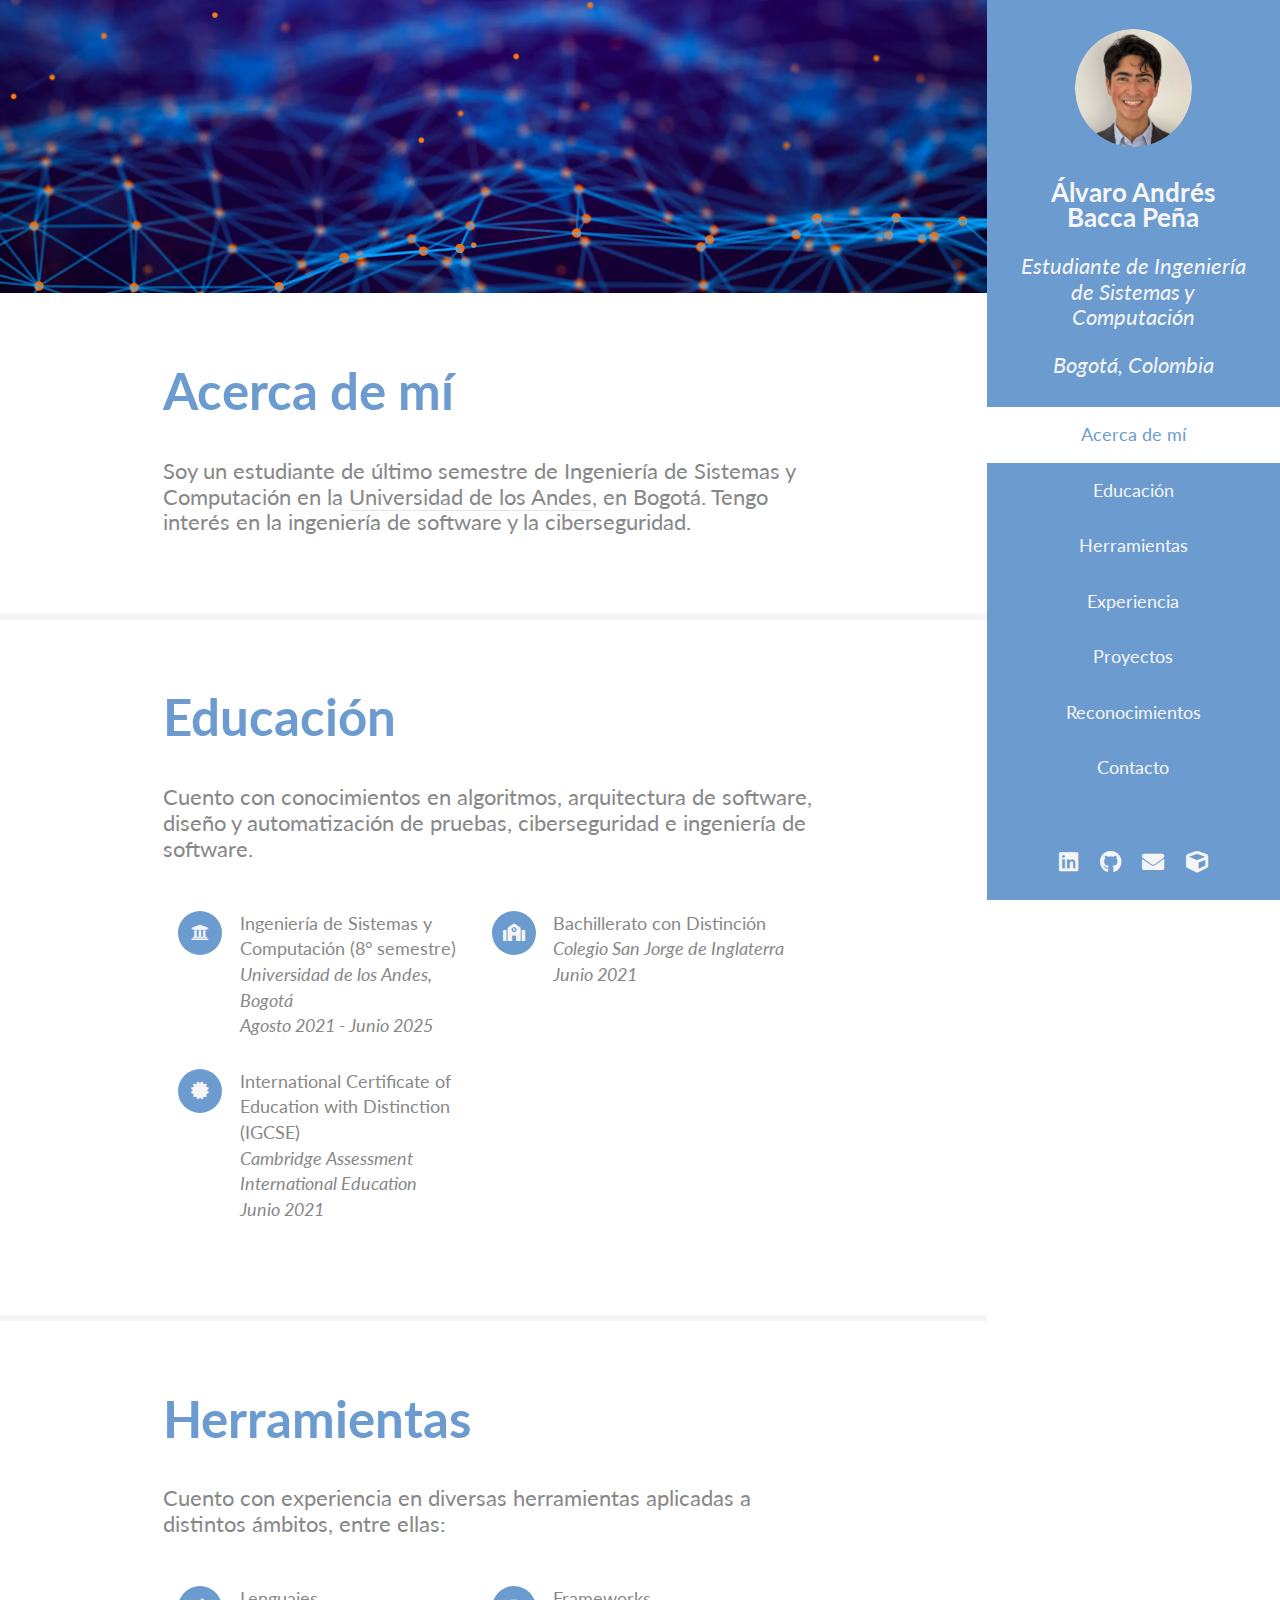
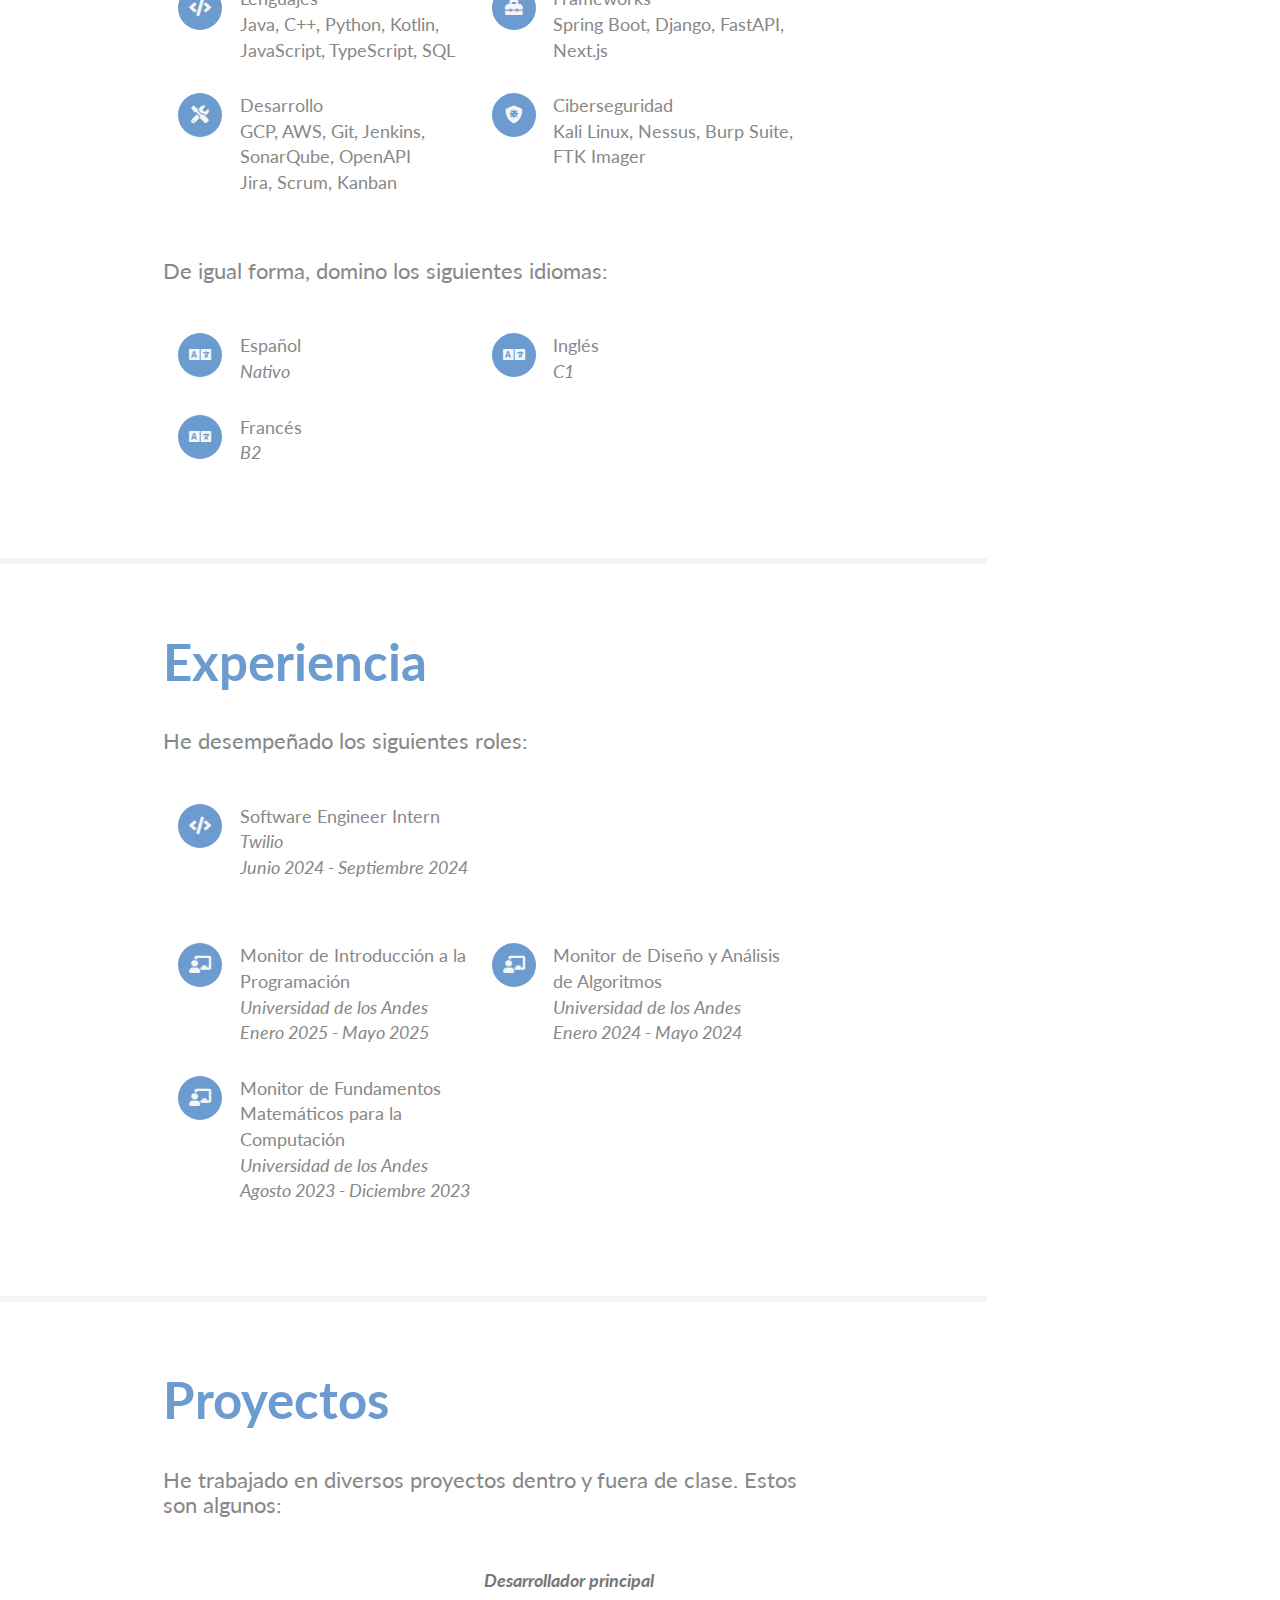
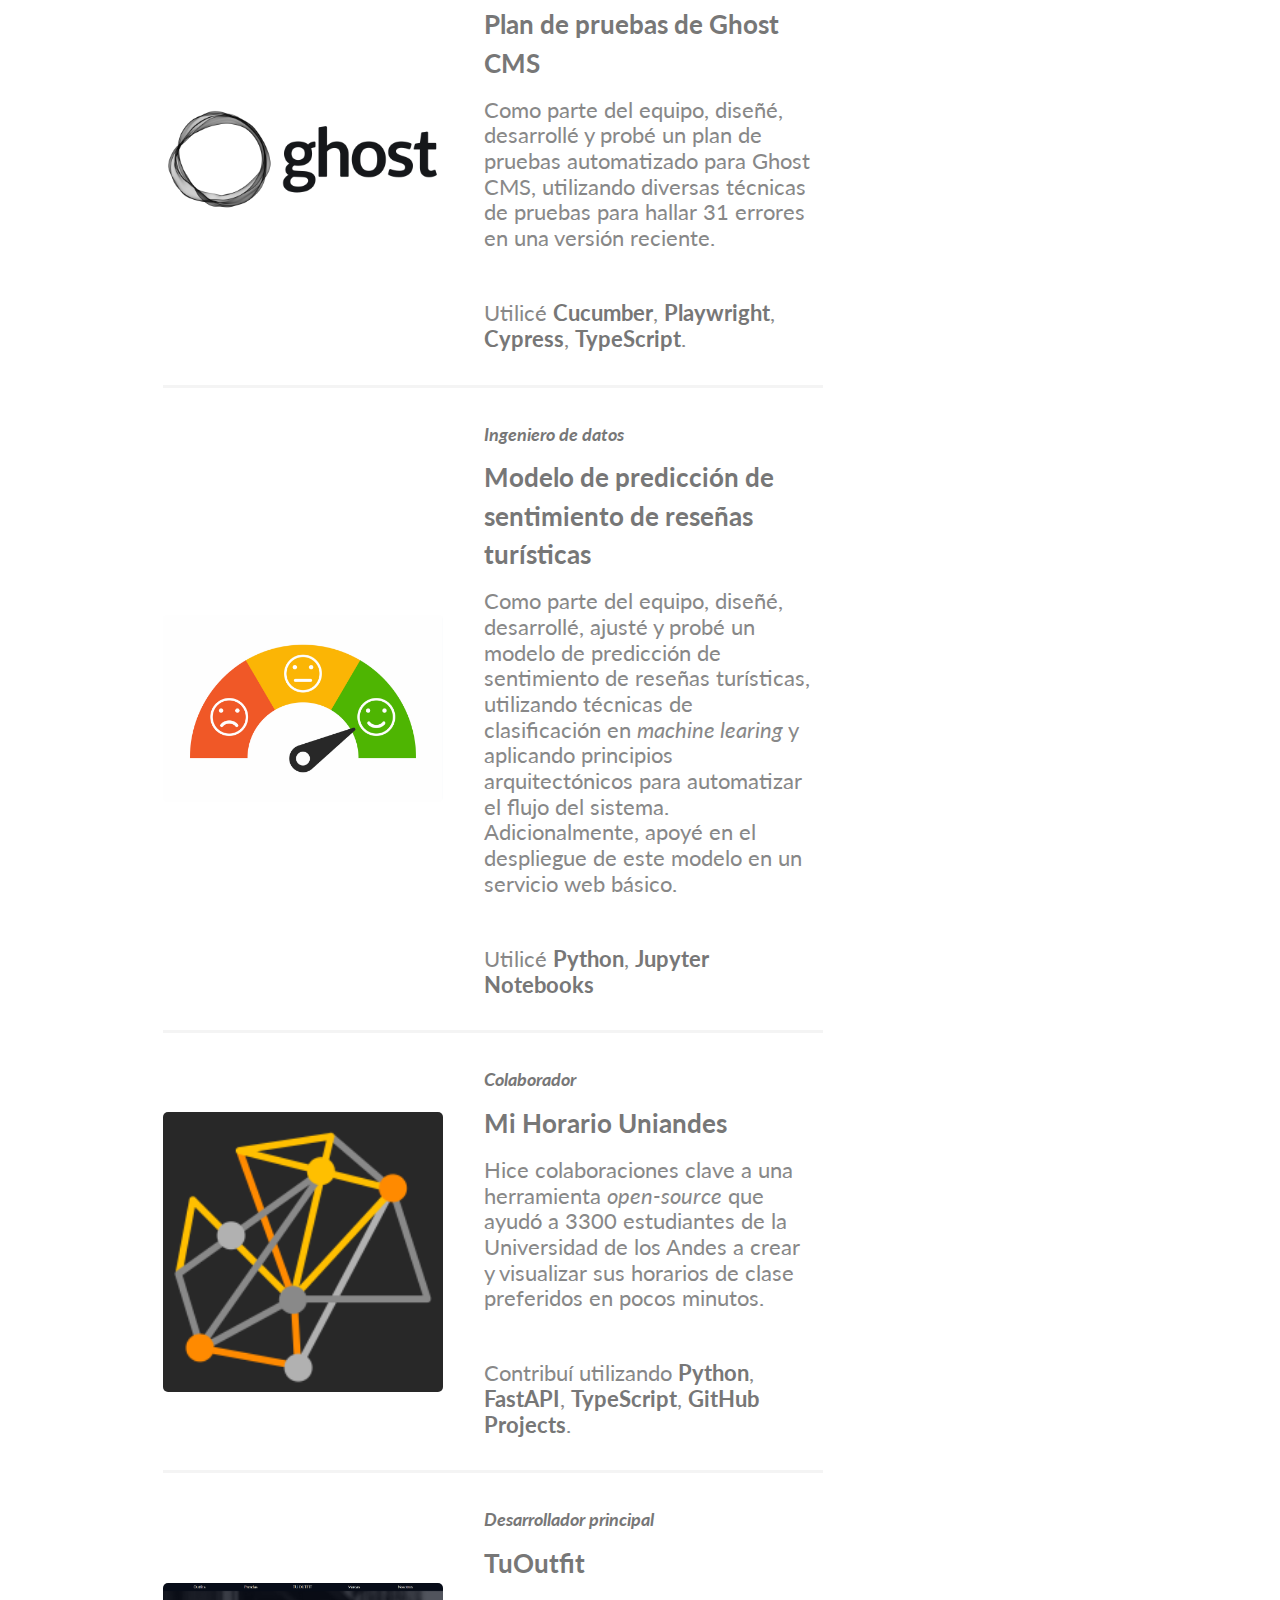
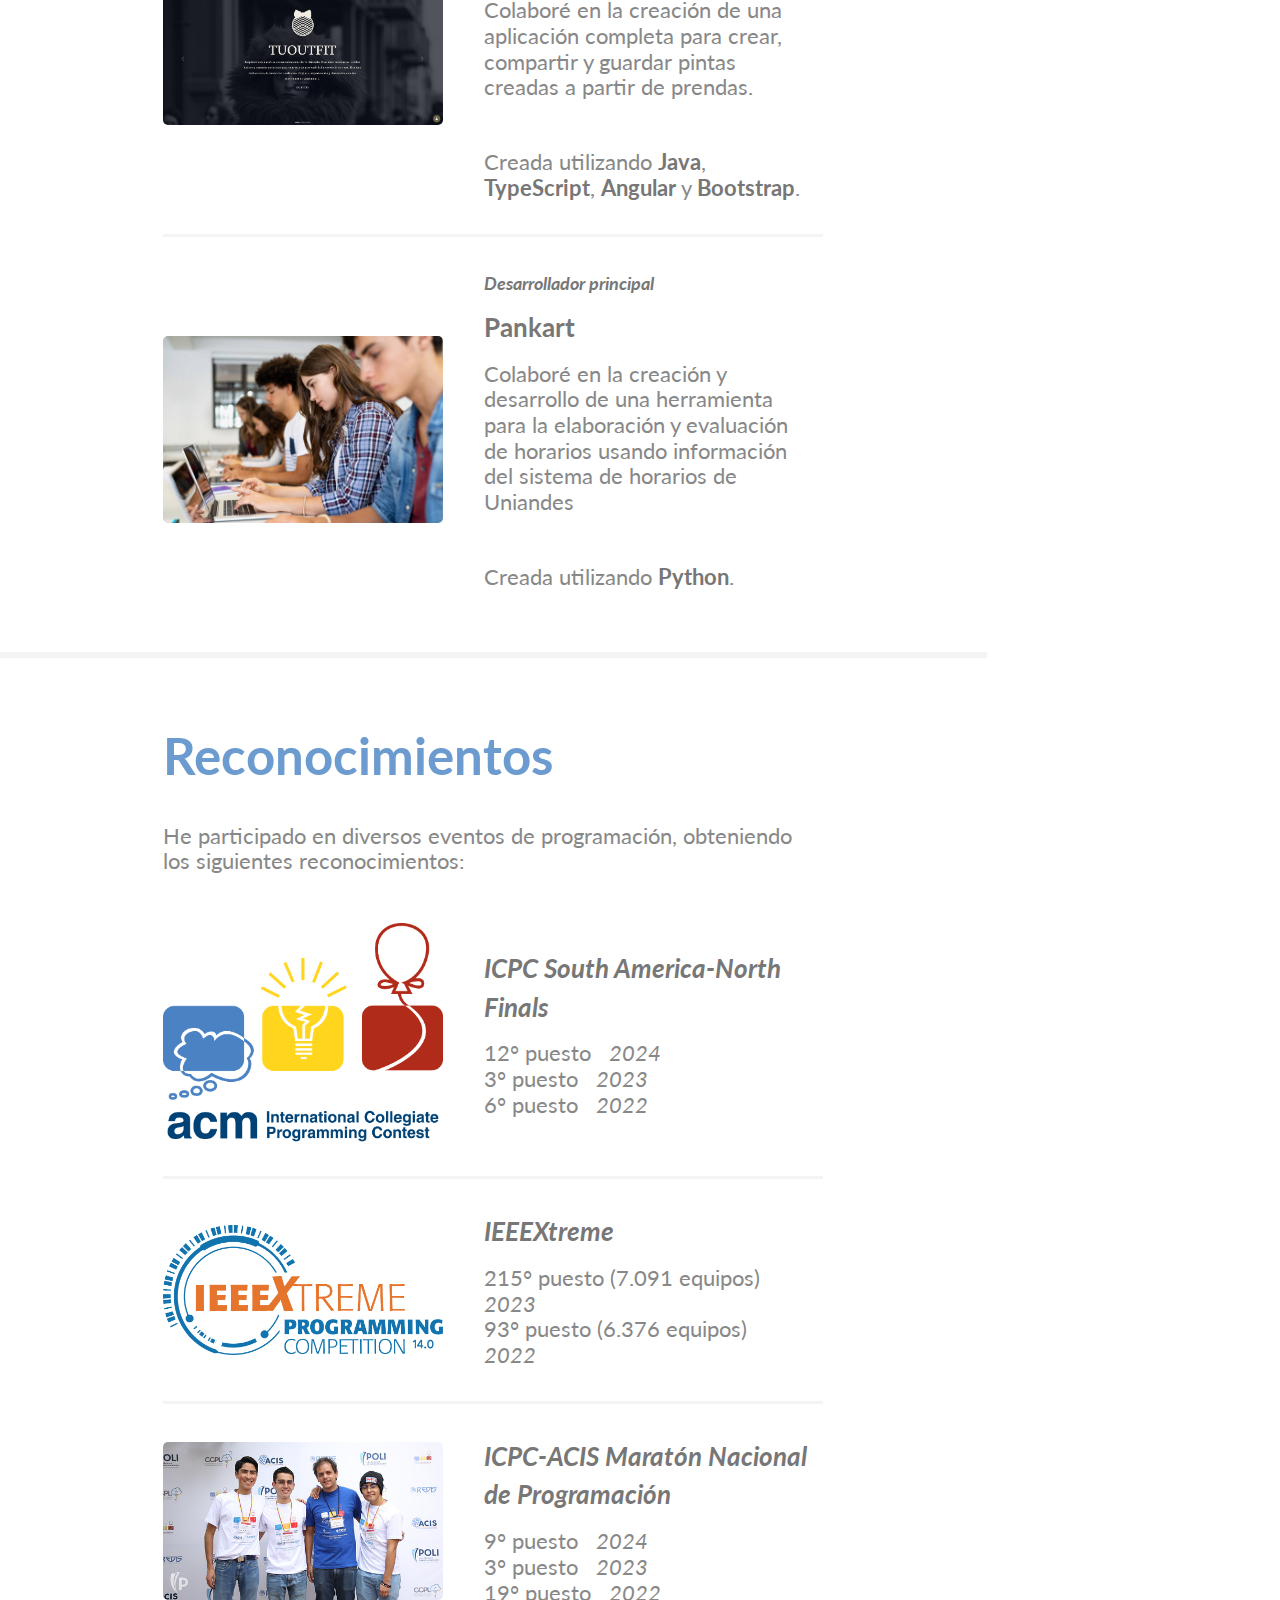
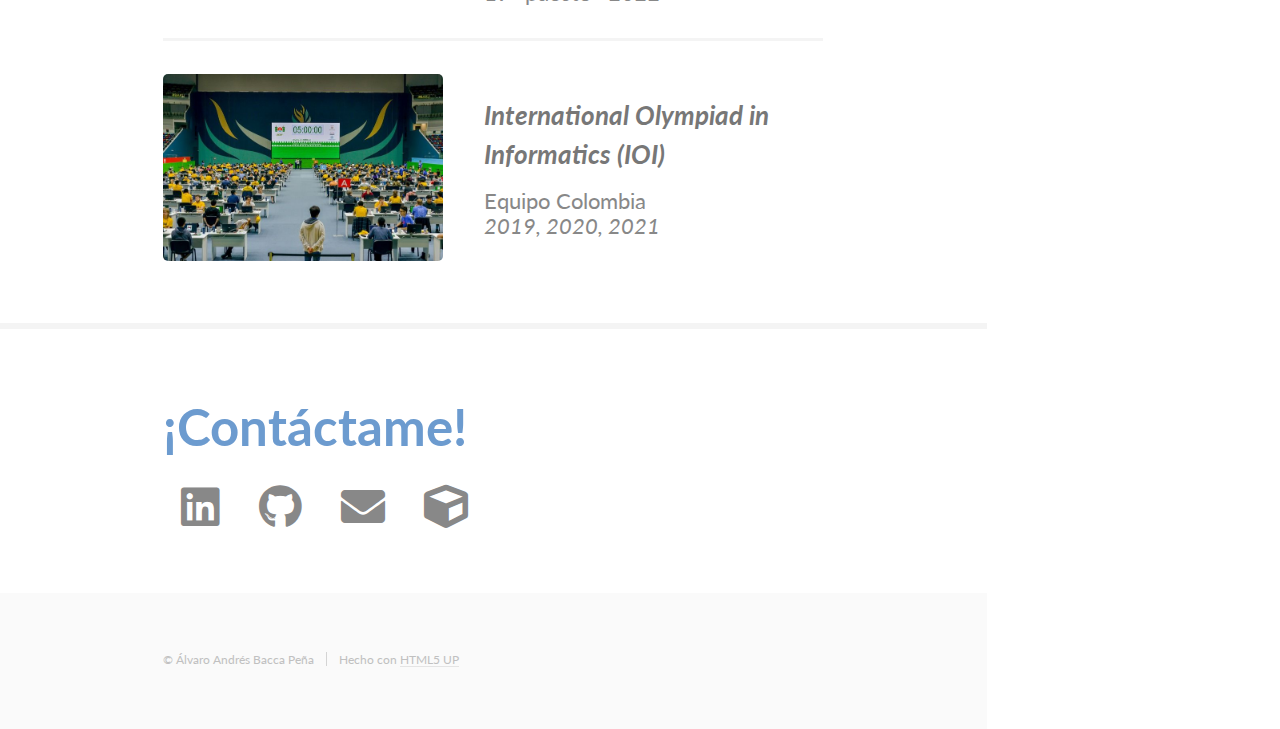
<file: index.html>
<!DOCTYPE HTML>
<!--
	Read Only by HTML5 UP
	html5up.net | @ajlkn
	Free for personal and commercial use under the CCA 3.0 license (html5up.net/license)
-->
<html lang="es">
	<head>
		<title>Álvaro Bacca</title>
		<meta charset="utf-8" />
		<meta name="viewport" content="width=device-width, initial-scale=1" />
		<link rel="stylesheet" href="assets/css/main.css" />
	</head>
	<body class="is-preload">

		<!-- Header -->
			<section id="header">
				<header>
					<span class="image avatar"><img src="images/avatar.jpg" alt="" /></span>
					<h1 id="logo"><a href="#">Álvaro Andrés Bacca Peña</a></h1>
					<p>Estudiante de Ingeniería <br>de Sistemas y Computación</p>
					<p>Bogotá, Colombia</p>
				</header>
				<nav id="nav">
					<ul>
						<li><a href="#one" class="active">Acerca de mí</a></li>
						<li><a href="#two">Educación</a></li>
						<li><a href="#three">Herramientas</a></li>
						<li><a href="#four">Experiencia</a></li>
						<li><a href="#five">Proyectos</a></li>
						<li><a href="#six">Reconocimientos</a></li>
						<li><a href="#seven">Contacto</a></li>
					</ul>
				</nav>
				<footer>
					<ul class="icons">
						<li><a rel="noopener" href="https://www.linkedin.com/in/alvaro-bacca-pena" class="icon brands fa-linkedin" target="_blank"><span class="label">LinkedIn</span></a></li>
						<li><a rel="noopener" href="https://github.com/c4ts0up" class="icon brands fa-github" target="_blank"><span class="label">GitHub</span></a></li>
						<li><a rel="noopener" href="mailto:a.baccap@uniandes.edu.co" class="icon solid fa-envelope" target="_blank"><span class="label">Email</span></a></li>
						<li><a href="https://app.hackthebox.com/profile/2199792" class="icon solid fa-cube" target="_blank"><span class="label">HTB</span></a></li>
					</ul>
				</footer>
			</section>

		<!-- Wrapper -->
			<div id="wrapper">

				<!-- Main -->
					<div id="main">

						<!-- One -->
							<section id="one">
								<div class="image main" data-position="center">
									<img src="images/banner.jpg" alt="" />
								</div>
								<div class="container">
									<header class="major">
										<h2>Acerca de mí</h2>
										
									</header>
									<p>
										Soy un estudiante de último semestre de Ingeniería de Sistemas y Computación en la
										<a href="https://sistemas.uniandes.edu.co/">Universidad de los Andes</a>,
										en Bogotá. Tengo interés en la ingeniería de software y la ciberseguridad.
									</p>
								</div>
							</section>

						<!-- Two -->
							<section id="two">
								<div class="container">
									<header class="major">
										<h2>Educación</h2>
									</header>

									<p>
										Cuento con conocimientos en algoritmos, arquitectura de software,
										diseño y automatización de pruebas, ciberseguridad e ingeniería de software.
									</p>
									<ul class="feature-icons">
										<li class="icon solid fa-university">
											Ingeniería de Sistemas y Computación (8° semestre)<br>
											<i>Universidad de los Andes, Bogotá<br>Agosto 2021 - Junio 2025</i>
										</li>
										<li class="icon solid fa-school">
											Bachillerato con Distinción <br>
											<i>Colegio San Jorge de Inglaterra <br>Junio 2021</i>
										</li>
										<li class="icon solid fa-certificate">
											International Certificate of Education with Distinction (IGCSE) <br>
											<i>Cambridge Assessment International Education<br>Junio 2021</i>
										</li>
									</ul>
								</div>
							</section>

						<!-- Three -->
						<section id="three">
							<div class="container">
								<header class="major">
									<h2>Herramientas</h2>
								</header>

								<p>
									Cuento con experiencia en diversas herramientas aplicadas a distintos ámbitos, entre ellas:
								</p>
								<ul class="feature-icons">
									<li class="icon solid fa-code">
										Lenguajes<br>
										Java, C++, Python, Kotlin, JavaScript, TypeScript, SQL
									</li>
									<li class="icon solid fa-toolbox">
										Frameworks <br>
										Spring Boot, Django, FastAPI, Next.js
									</li>
									<li class="icon solid fa-tools">
										Desarrollo<br>
										GCP, AWS, Git, Jenkins, SonarQube, OpenAPI<br>
										Jira, Scrum, Kanban
									</li>
									<li class="icon solid fa-shield-virus">
										Ciberseguridad<br>
										Kali Linux, Nessus, Burp Suite, FTK Imager
									</li>
								</ul>
								<p>De igual forma, domino los siguientes idiomas:</p>
								<ul class="feature-icons">
									<li class="icon solid fa-language">
										Español<br>
										<i>Nativo</i>
									</li>
									<li class="icon solid fa-language">
										Inglés <br>
										<i>C1</i>
									</li>
									<li class="icon solid fa-language">
										Francés <br>
										<i>B2</i>
									</li>
								</ul>
							</div>
						</section>

						<!-- Four -->
						<section id="four">
							<div class="container">
								<header class="major">
									<h2>Experiencia</h2>
								</header>

								<p>He desempeñado los siguientes roles:</p>
								<ul class="feature-icons">
									<li class="icon solid fa-code">
										Software Engineer Intern<br>
										<i>Twilio</i><br>
										<i>Junio 2024 - Septiembre 2024</i>
									</li>
								</ul>
								<ul class="feature-icons">
									<li class="icon solid fa-chalkboard-teacher">
										Monitor de Introducción a la Programación<br>
										<i>Universidad de los Andes</i><br>
										<i>Enero 2025 - Mayo 2025</i>
									</li>
									<li class="icon solid fa-chalkboard-teacher">
										Monitor de Diseño y Análisis de Algoritmos<br>
										<i>Universidad de los Andes</i><br>
										<i>Enero 2024 - Mayo 2024</i>
									</li>
									<li class="icon solid fa-chalkboard-teacher">
										Monitor de Fundamentos Matemáticos para la Computación<br>
										<i>Universidad de los Andes</i><br>
										<i>Agosto 2023 - Diciembre 2023</i>
									</li>
								</ul>
							</div>
						</section>

						<!-- Five -->
						<section id="five">
							<div class="container">
								<header class="major">
									<h2>Proyectos</h2>
								</header>
								<p>He trabajado en diversos proyectos dentro y fuera de clase. Estos son algunos:</p>
								<div class="features">
									<article>
										<a title="Plan de pruebas automatizado para Ghost CMS" href="https://github.com/c4ts0up/MISW4103-202420-G26" class="image"><img src="images/ghost.png" alt="" target="_blank"></a>
										<div class="inner">
											<h4><i>Desarrollador principal</i></h4>
											<h3>Plan de pruebas de Ghost CMS</h3>
											<p>
												Como parte del equipo, diseñé, desarrollé y probé un plan de pruebas automatizado para Ghost CMS,
												utilizando diversas técnicas de pruebas para hallar 31 errores en una versión reciente.
											</p>
											<p>
												Utilicé <b>Cucumber</b>, <b>Playwright</b>, <b>Cypress</b>, <b>TypeScript</b>.
											</p>
										</div>
									</article>
									<article>
										<a title="Modelo de predicción de sentimiento de reseñas turísticas" href="https://github.com/c4ts0up/ISIS-3301-P1-G32" class="image"><img src="images/sentiment-analysis.jpg" alt="" target="_blank"></a>
										<div class="inner">
											<h4><i>Ingeniero de datos</i></h4>
											<h3>Modelo de predicción de sentimiento de reseñas turísticas</h3>
											<p>
												Como parte del equipo, diseñé, desarrollé, ajusté y probé un modelo de predicción de sentimiento de reseñas turísticas,
												utilizando técnicas de clasificación en <i>machine learing</i> y aplicando principios
												arquitectónicos para automatizar el flujo del sistema.
												Adicionalmente, apoyé en el despliegue de este modelo en un servicio web básico.
											</p>
											<p>
												Utilicé <b>Python</b>, <b>Jupyter Notebooks</b>
											</p>
										</div>
									</article>
									<article>
										<a title="Mi Horario Uniandes"href="https://github.com/Open-Source-Uniandes/Mi-Horario-Uniandes" class="image"><img src="images/mihorario.png" alt="" target="_blank"></a>
										<div class="inner">
											<h4><i>Colaborador</i></h4>
											<h3>Mi Horario Uniandes</h3>
											<p>Hice colaboraciones clave a una herramienta <i>open-source</i> que ayudó a 3300 estudiantes de la Universidad de los Andes a crear y visualizar sus horarios de clase preferidos en pocos minutos.</p>
											<p>Contribuí utilizando <b>Python</b>, <b>FastAPI</b>, <b>TypeScript</b>, <b>GitHub Projects</b>.</p>
										</div>
									</article>
									<article>
										<a title="TuOutfit" href="https://github.com/Uniandes-isis2603/ISIS2603_202310_S3_E3_Outfits_Back" class="image"><img src="images/tuoutfit.png" alt="" target="_blank"></a>
										<div class="inner">
											<h4><i>Desarrollador principal</i></h4>
											<h3>TuOutfit</h3>
											<p>
												Colaboré en la creación de una aplicación completa para crear, compartir y guardar pintas creadas a partir de prendas.
											</p>
											<p>
												Creada utilizando <b>Java</b>, <b>TypeScript</b>, <b>Angular</b> y <b>Bootstrap</b>.
											</p>
										</div>
									</article>
									<article>
										<a title="Pankart" rel="noopener" href="https://github.com/c4ts0up/pankart" class="image"><img src="images/pankart.jpg" alt="" target="_blank"></a>
										<div class="inner">
											<h4><i>Desarrollador principal</i></h4>
											<h3>Pankart</h3>
											<p>
												Colaboré en la creación y desarrollo de una herramienta para la elaboración y evaluación de horarios usando información del sistema de horarios de Uniandes
											</p>
											<p>
												Creada utilizando <b>Python</b>.
											</p>
										</div>
									</article>
								</div>
							</div>
						</section>

						<!-- Six -->
						<section id="six">
							<div class="container">
								<header class="major">
									<h2>Reconocimientos</h2>
								</header>
								<p>He participado en diversos eventos de programación, obteniendo los siguientes reconocimientos:</p>
								<div class="features">
									<article>
										<a title="ICPC" href="https://icpc.global/" class="image"><img src="images/icpcregional.png" alt="" target="_blank"></a>
										<div class="inner">
											<h3><i>ICPC South America-North Finals</i></h3>
											<p>
												12° puesto &nbsp <i>2024</i> <br>
												3° puesto &nbsp <i>2023</i> <br>
												6° puesto &nbsp <i>2022</i>
											</p>
										</div>
									</article>

									<article>
										<a title="IEEEXtreme" href="https://ieeextreme.org/" class="image"><img src="images/ieeextreme.png" alt="" target="_blank"></a>
										<div class="inner">
											<h3><i>IEEEXtreme</i></h3>
											<p>
												215° puesto (7.091 equipos) &nbsp <i>2023</i><br>
												93° puesto (6.376 equipos) &nbsp <i>2022</i>
											</p>
										</div>
									</article>

									<article>
										<a title="Maraton Nacional" href="https://acis.org.co/maraton/" class="image"><img src="images/icpcnacional.jpg" alt="" target="_blank"></a>
										<div class="inner">
											<h3><i>ICPC-ACIS Maratón Nacional de Programación</i></h3>
											<p>
												9° puesto &nbsp <i>2024</i><br>
												3° puesto &nbsp <i>2023</i><br>
												19° puesto &nbsp <i>2022</i>
											</p>
										</div>
									</article>

									<article>
										<a title="IOI" href="https://ioinformatics.org/" class="image"><img src="images/ioi.jpg" alt="" target="_blank"></a>
										<div class="inner">
											<h3><i>International Olympiad in Informatics (IOI)</i></h3>
											<p>Equipo Colombia <br> <i>2019, 2020, 2021</i>
										</div>
									</article>
								</div>
							</div>
						</section>



						<!-- Seven -->
							<section id="seven">
								<div class="container">
									<header class="major">
										<h2>¡Contáctame!</h2>
									</header>
									<ul class="icons" id="contacto">
										<li><a rel="noopener" href="https://www.linkedin.com/in/alvaro-bacca-pena" class="icon brands fa-linkedin large-icon" target="_blank"><span class="label">LinkedIn</span></a></li>
										<li><a rel="noopener" href="https://github.com/c4ts0up" class="icon brands fa-github large-icon" target="_blank"><span class="label">GitHub</span></a></li>
										<li><a href="mailto:alvaro.andres.bacca@outlook.com" class="icon solid fa-envelope large-icon" target="_blank"><span class="label">Email</span></a></li>
										<li><a href="https://app.hackthebox.com/profile/2199792" class="icon solid fa-cube large-icon" target="_blank"><span class="label">HTB</span></a></li>
									</ul>
								</div>
							</section>

					</div>

				<!-- Pie de página -->
					<section id="footer">
						<div class="container">
							<ul class="copyright">
								<li>&copy; Álvaro Andrés Bacca Peña</li><li>Hecho con <a href="http://html5up.net">HTML5 UP</a></li>
							</ul>
						</div>
					</section>

			</div>

		<!-- Scripts -->
			<script src="assets/js/jquery.min.js"></script>
			<script src="assets/js/jquery.scrollex.min.js"></script>
			<script src="assets/js/jquery.scrolly.min.js"></script>
			<script src="assets/js/browser.min.js"></script>
			<script src="assets/js/breakpoints.min.js"></script>
			<script src="assets/js/util.js"></script>
			<script src="assets/js/main.js"></script>

	</body>
</html>
</file>
<file: assets/css/main.css>
@import url("fontawesome-all.min.css");
@import url("https://fonts.googleapis.com/css?family=Lato:400,400italic,700,700italic|Source+Code+Pro:400");

/*
	Read Only by HTML5 UP
	html5up.net | @ajlkn
	Free for personal and commercial use under the CCA 3.0 license (html5up.net/license)
*/

/*
	Paleta propuesta
	#0C134F
	#1D267D
	#5C469C
*/

html, body, div, span, applet, object,
iframe, h1, h2, h3, h4, h5, h6, p, blockquote,
pre, a, abbr, acronym, address, big, cite,
code, del, dfn, em, img, ins, kbd, q, s, samp,
small, strike, strong, sub, sup, tt, var, b,
u, i, center, dl, dt, dd, ol, ul, li, fieldset,
form, label, legend, table, caption, tbody,
tfoot, thead, tr, th, td, article, aside,
canvas, details, embed, figure, figcaption,
footer, header, hgroup, menu, nav, output, ruby,
section, summary, time, mark, audio, video {
	margin: 0;
	padding: 0;
	border: 0;
	font-size: 100%;
	font: inherit;
	vertical-align: baseline;}

article, aside, details, figcaption, figure,
footer, header, hgroup, menu, nav, section {
	display: block;}

body {
	line-height: 1;
}

ol, ul {
	list-style: none;
}

blockquote, q {
	quotes: none;
}

	blockquote:before, blockquote:after, q:before, q:after {
		content: '';
		content: none;
	}

table {
	border-collapse: collapse;
	border-spacing: 0;
}

mark {
	background-color: transparent;
	color: inherit;
}

input::-moz-focus-inner {
	border: 0;
	padding: 0;
}

input, select, textarea {
	-moz-appearance: none;
	-webkit-appearance: none;
	-ms-appearance: none;
	appearance: none;
}

/* Basic */

	html {
		box-sizing: border-box;
	}

	*, *:before, *:after {
		box-sizing: inherit;
	}

	body {
		background: #fff;
	}

		body.is-preload *, body.is-preload *:before, body.is-preload *:after {
			-moz-animation: none !important;
			-webkit-animation: none !important;
			-ms-animation: none !important;
			animation: none !important;
			-moz-transition: none !important;
			-webkit-transition: none !important;
			-ms-transition: none !important;
			transition: none !important;
		}

	body, input, select, textarea {
		color: #888;
		font-family: "Lato", sans-serif;
		font-size: 16pt;
		font-weight: 400;
		line-height: 1.75em;
	}

	a {
		-moz-transition: color 0.2s ease-in-out, border-color 0.2s ease-in-out;
		-webkit-transition: color 0.2s ease-in-out, border-color 0.2s ease-in-out;
		-ms-transition: color 0.2s ease-in-out, border-color 0.2s ease-in-out;
		transition: color 0.2s ease-in-out, border-color 0.2s ease-in-out;
		border-bottom: solid 1px #e4e4e4;
		color: inherit;
		text-decoration: none;
	}

		a:hover {
			border-bottom-color: transparent;
			color: #6c9bcf !important;
		}

	strong, b {
		color: #777;
		font-weight: 700;
	}

	em, i {
		font-style: italic;
	}

	p {
		margin: 0 0 2.25em 0;
		font-size: 1.5em;
	}

	h1, h2, h3, h4, h5, h6 {
		color: #777;
		font-weight: 700;
		line-height: 1em;
		margin: 0 0 0.5625em 0;
	}

		h1 a, h2 a, h3 a, h4 a, h5 a, h6 a {
			border: 0;
			color: inherit;
			text-decoration: none;
		}

	h2 {
		font-size: 2em;
		line-height: 1.5em;
	}

	h3 {
		font-size: 1.75em;
		line-height: 1.5em;
	}

	h4 {
		font-size: 1.25em;
		line-height: 1.5em;
	}

	h5 {
		font-size: 0.9em;
		line-height: 1.5em;
	}

	h6 {
		font-size: 0.7em;
		line-height: 1.5em;
	}

	sub {
		font-size: 0.8em;
		position: relative;
		top: 0.5em;
	}

	sup {
		font-size: 0.8em;
		position: relative;
		top: -0.5em;
	}

	hr {
		border: 0;
		border-bottom: solid 2px #f4f4f4;
		margin: 2.25em 0;
	}

		hr.major {
			margin: 3.375em 0;
		}

	blockquote {
		border-left: solid 8px #e4e4e4;
		font-style: italic;
		margin: 0 0 2.25em 0;
		padding: 0.5em 0 0.5em 2em;
	}

	code {
		background: #555;
		border-radius: 5px;
		color: #fff;
		font-family: "Source Code Pro", monospace;
		font-size: 0.9em;
		margin: 0 0.25em;
		padding: 0.25em 0.65em;
	}

	pre {
		font-family: "Source Code Pro", monospace;
		font-size: 0.9em;
		margin: 0 0 2.25em 0;
	}

		pre code {
			display: block;
			line-height: 1.5em;
			overflow-x: auto;
			padding: 1em 1.5em;
		}

	.align-left {
		text-align: left;
	}

	.align-center {
		text-align: center;
	}

	.align-right {
		text-align: right;
	}

/* Row */

	.row {
		display: flex;
		flex-wrap: wrap;
		box-sizing: border-box;
		align-items: stretch;
	}

		.row > * {
			box-sizing: border-box;
		}

		.row.gtr-uniform > * > :last-child {
			margin-bottom: 0;
		}

		.row.aln-left {
			justify-content: flex-start;
		}

		.row.aln-center {
			justify-content: center;
		}

		.row.aln-right {
			justify-content: flex-end;
		}

		.row.aln-top {
			align-items: flex-start;
		}

		.row.aln-middle {
			align-items: center;
		}

		.row.aln-bottom {
			align-items: flex-end;
		}

		.row > .imp {
			order: -1;
		}

		.row > .col-1 {
			width: 8.33333%;
		}

		.row > .off-1 {
			margin-left: 8.33333%;
		}

		.row > .col-2 {
			width: 16.66667%;
		}

		.row > .off-2 {
			margin-left: 16.66667%;
		}

		.row > .col-3 {
			width: 25%;
		}

		.row > .off-3 {
			margin-left: 25%;
		}

		.row > .col-4 {
			width: 33.33333%;
		}

		.row > .off-4 {
			margin-left: 33.33333%;
		}

		.row > .col-5 {
			width: 41.66667%;
		}

		.row > .off-5 {
			margin-left: 41.66667%;
		}

		.row > .col-6 {
			width: 50%;
		}

		.row > .off-6 {
			margin-left: 50%;
		}

		.row > .col-7 {
			width: 58.33333%;
		}

		.row > .off-7 {
			margin-left: 58.33333%;
		}

		.row > .col-8 {
			width: 66.66667%;
		}

		.row > .off-8 {
			margin-left: 66.66667%;
		}

		.row > .col-9 {
			width: 75%;
		}

		.row > .off-9 {
			margin-left: 75%;
		}

		.row > .col-10 {
			width: 83.33333%;
		}

		.row > .off-10 {
			margin-left: 83.33333%;
		}

		.row > .col-11 {
			width: 91.66667%;
		}

		.row > .off-11 {
			margin-left: 91.66667%;
		}

		.row > .col-12 {
			width: 100%;
		}

		.row > .off-12 {
			margin-left: 100%;
		}

		.row.gtr-0 {
			margin-top: 0;
			margin-left: 0em;
		}

			.row.gtr-0 > * {
				padding: 0 0 0 0em;
			}

			.row.gtr-0.gtr-uniform {
				margin-top: 0em;
			}

				.row.gtr-0.gtr-uniform > * {
					padding-top: 0em;
				}

		.row.gtr-25 {
			margin-top: 0;
			margin-left: -0.5em;
		}

			.row.gtr-25 > * {
				padding: 0 0 0 0.5em;
			}

			.row.gtr-25.gtr-uniform {
				margin-top: -0.5em;
			}

				.row.gtr-25.gtr-uniform > * {
					padding-top: 0.5em;
				}

		.row.gtr-50 {
			margin-top: 0;
			margin-left: -1em;
		}

			.row.gtr-50 > * {
				padding: 0 0 0 1em;
			}

			.row.gtr-50.gtr-uniform {
				margin-top: -1em;
			}

				.row.gtr-50.gtr-uniform > * {
					padding-top: 1em;
				}

		.row {
			margin-top: 0;
			margin-left: -2em;
		}

			.row > * {
				padding: 0 0 0 2em;
			}

			.row.gtr-uniform {
				margin-top: -2em;
			}

				.row.gtr-uniform > * {
					padding-top: 2em;
				}

		.row.gtr-150 {
			margin-top: 0;
			margin-left: -3em;
		}

			.row.gtr-150 > * {
				padding: 0 0 0 3em;
			}

			.row.gtr-150.gtr-uniform {
				margin-top: -3em;
			}

				.row.gtr-150.gtr-uniform > * {
					padding-top: 3em;
				}

		.row.gtr-200 {
			margin-top: 0;
			margin-left: -4em;
		}

			.row.gtr-200 > * {
				padding: 0 0 0 4em;
			}

			.row.gtr-200.gtr-uniform {
				margin-top: -4em;
			}

				.row.gtr-200.gtr-uniform > * {
					padding-top: 4em;
				}

		@media screen and (max-width: 1680px) {

			.row {
				display: flex;
				flex-wrap: wrap;
				box-sizing: border-box;
				align-items: stretch;
			}

				.row > * {
					box-sizing: border-box;
				}

				.row.gtr-uniform > * > :last-child {
					margin-bottom: 0;
				}

				.row.aln-left {
					justify-content: flex-start;
				}

				.row.aln-center {
					justify-content: center;
				}

				.row.aln-right {
					justify-content: flex-end;
				}

				.row.aln-top {
					align-items: flex-start;
				}

				.row.aln-middle {
					align-items: center;
				}

				.row.aln-bottom {
					align-items: flex-end;
				}

				.row > .imp-xlarge {
					order: -1;
				}

				.row > .col-1-xlarge {
					width: 8.33333%;
				}

				.row > .off-1-xlarge {
					margin-left: 8.33333%;
				}

				.row > .col-2-xlarge {
					width: 16.66667%;
				}

				.row > .off-2-xlarge {
					margin-left: 16.66667%;
				}

				.row > .col-3-xlarge {
					width: 25%;
				}

				.row > .off-3-xlarge {
					margin-left: 25%;
				}

				.row > .col-4-xlarge {
					width: 33.33333%;
				}

				.row > .off-4-xlarge {
					margin-left: 33.33333%;
				}

				.row > .col-5-xlarge {
					width: 41.66667%;
				}

				.row > .off-5-xlarge {
					margin-left: 41.66667%;
				}

				.row > .col-6-xlarge {
					width: 50%;
				}

				.row > .off-6-xlarge {
					margin-left: 50%;
				}

				.row > .col-7-xlarge {
					width: 58.33333%;
				}

				.row > .off-7-xlarge {
					margin-left: 58.33333%;
				}

				.row > .col-8-xlarge {
					width: 66.66667%;
				}

				.row > .off-8-xlarge {
					margin-left: 66.66667%;
				}

				.row > .col-9-xlarge {
					width: 75%;
				}

				.row > .off-9-xlarge {
					margin-left: 75%;
				}

				.row > .col-10-xlarge {
					width: 83.33333%;
				}

				.row > .off-10-xlarge {
					margin-left: 83.33333%;
				}

				.row > .col-11-xlarge {
					width: 91.66667%;
				}

				.row > .off-11-xlarge {
					margin-left: 91.66667%;
				}

				.row > .col-12-xlarge {
					width: 100%;
				}

				.row > .off-12-xlarge {
					margin-left: 100%;
				}

				.row.gtr-0 {
					margin-top: 0;
					margin-left: 0em;
				}

					.row.gtr-0 > * {
						padding: 0 0 0 0em;
					}

					.row.gtr-0.gtr-uniform {
						margin-top: 0em;
					}

						.row.gtr-0.gtr-uniform > * {
							padding-top: 0em;
						}

				.row.gtr-25 {
					margin-top: 0;
					margin-left: -0.5em;
				}

					.row.gtr-25 > * {
						padding: 0 0 0 0.5em;
					}

					.row.gtr-25.gtr-uniform {
						margin-top: -0.5em;
					}

						.row.gtr-25.gtr-uniform > * {
							padding-top: 0.5em;
						}

				.row.gtr-50 {
					margin-top: 0;
					margin-left: -1em;
				}

					.row.gtr-50 > * {
						padding: 0 0 0 1em;
					}

					.row.gtr-50.gtr-uniform {
						margin-top: -1em;
					}

						.row.gtr-50.gtr-uniform > * {
							padding-top: 1em;
						}

				.row {
					margin-top: 0;
					margin-left: -2em;
				}

					.row > * {
						padding: 0 0 0 2em;
					}

					.row.gtr-uniform {
						margin-top: -2em;
					}

						.row.gtr-uniform > * {
							padding-top: 2em;
						}

				.row.gtr-150 {
					margin-top: 0;
					margin-left: -3em;
				}

					.row.gtr-150 > * {
						padding: 0 0 0 3em;
					}

					.row.gtr-150.gtr-uniform {
						margin-top: -3em;
					}

						.row.gtr-150.gtr-uniform > * {
							padding-top: 3em;
						}

				.row.gtr-200 {
					margin-top: 0;
					margin-left: -4em;
				}

					.row.gtr-200 > * {
						padding: 0 0 0 4em;
					}

					.row.gtr-200.gtr-uniform {
						margin-top: -4em;
					}

						.row.gtr-200.gtr-uniform > * {
							padding-top: 4em;
						}

		}

		@media screen and (max-width: 1280px) {

			.row {
				display: flex;
				flex-wrap: wrap;
				box-sizing: border-box;
				align-items: stretch;
			}

				.row > * {
					box-sizing: border-box;
				}

				.row.gtr-uniform > * > :last-child {
					margin-bottom: 0;
				}

				.row.aln-left {
					justify-content: flex-start;
				}

				.row.aln-center {
					justify-content: center;
				}

				.row.aln-right {
					justify-content: flex-end;
				}

				.row.aln-top {
					align-items: flex-start;
				}

				.row.aln-middle {
					align-items: center;
				}

				.row.aln-bottom {
					align-items: flex-end;
				}

				.row > .imp-large {
					order: -1;
				}

				.row > .col-1-large {
					width: 8.33333%;
				}

				.row > .off-1-large {
					margin-left: 8.33333%;
				}

				.row > .col-2-large {
					width: 16.66667%;
				}

				.row > .off-2-large {
					margin-left: 16.66667%;
				}

				.row > .col-3-large {
					width: 25%;
				}

				.row > .off-3-large {
					margin-left: 25%;
				}

				.row > .col-4-large {
					width: 33.33333%;
				}

				.row > .off-4-large {
					margin-left: 33.33333%;
				}

				.row > .col-5-large {
					width: 41.66667%;
				}

				.row > .off-5-large {
					margin-left: 41.66667%;
				}

				.row > .col-6-large {
					width: 50%;
				}

				.row > .off-6-large {
					margin-left: 50%;
				}

				.row > .col-7-large {
					width: 58.33333%;
				}

				.row > .off-7-large {
					margin-left: 58.33333%;
				}

				.row > .col-8-large {
					width: 66.66667%;
				}

				.row > .off-8-large {
					margin-left: 66.66667%;
				}

				.row > .col-9-large {
					width: 75%;
				}

				.row > .off-9-large {
					margin-left: 75%;
				}

				.row > .col-10-large {
					width: 83.33333%;
				}

				.row > .off-10-large {
					margin-left: 83.33333%;
				}

				.row > .col-11-large {
					width: 91.66667%;
				}

				.row > .off-11-large {
					margin-left: 91.66667%;
				}

				.row > .col-12-large {
					width: 100%;
				}

				.row > .off-12-large {
					margin-left: 100%;
				}

				.row.gtr-0 {
					margin-top: 0;
					margin-left: 0em;
				}

					.row.gtr-0 > * {
						padding: 0 0 0 0em;
					}

					.row.gtr-0.gtr-uniform {
						margin-top: 0em;
					}

						.row.gtr-0.gtr-uniform > * {
							padding-top: 0em;
						}

				.row.gtr-25 {
					margin-top: 0;
					margin-left: -0.375em;
				}

					.row.gtr-25 > * {
						padding: 0 0 0 0.375em;
					}

					.row.gtr-25.gtr-uniform {
						margin-top: -0.375em;
					}

						.row.gtr-25.gtr-uniform > * {
							padding-top: 0.375em;
						}

				.row.gtr-50 {
					margin-top: 0;
					margin-left: -0.75em;
				}

					.row.gtr-50 > * {
						padding: 0 0 0 0.75em;
					}

					.row.gtr-50.gtr-uniform {
						margin-top: -0.75em;
					}

						.row.gtr-50.gtr-uniform > * {
							padding-top: 0.75em;
						}

				.row {
					margin-top: 0;
					margin-left: -1.5em;
				}

					.row > * {
						padding: 0 0 0 1.5em;
					}

					.row.gtr-uniform {
						margin-top: -1.5em;
					}

						.row.gtr-uniform > * {
							padding-top: 1.5em;
						}

				.row.gtr-150 {
					margin-top: 0;
					margin-left: -2.25em;
				}

					.row.gtr-150 > * {
						padding: 0 0 0 2.25em;
					}

					.row.gtr-150.gtr-uniform {
						margin-top: -2.25em;
					}

						.row.gtr-150.gtr-uniform > * {
							padding-top: 2.25em;
						}

				.row.gtr-200 {
					margin-top: 0;
					margin-left: -3em;
				}

					.row.gtr-200 > * {
						padding: 0 0 0 3em;
					}

					.row.gtr-200.gtr-uniform {
						margin-top: -3em;
					}

						.row.gtr-200.gtr-uniform > * {
							padding-top: 3em;
						}

		}

		@media screen and (max-width: 1024px) {

			.row {
				display: flex;
				flex-wrap: wrap;
				box-sizing: border-box;
				align-items: stretch;
			}

				.row > * {
					box-sizing: border-box;
				}

				.row.gtr-uniform > * > :last-child {
					margin-bottom: 0;
				}

				.row.aln-left {
					justify-content: flex-start;
				}

				.row.aln-center {
					justify-content: center;
				}

				.row.aln-right {
					justify-content: flex-end;
				}

				.row.aln-top {
					align-items: flex-start;
				}

				.row.aln-middle {
					align-items: center;
				}

				.row.aln-bottom {
					align-items: flex-end;
				}

				.row > .imp-medium {
					order: -1;
				}

				.row > .col-1-medium {
					width: 8.33333%;
				}

				.row > .off-1-medium {
					margin-left: 8.33333%;
				}

				.row > .col-2-medium {
					width: 16.66667%;
				}

				.row > .off-2-medium {
					margin-left: 16.66667%;
				}

				.row > .col-3-medium {
					width: 25%;
				}

				.row > .off-3-medium {
					margin-left: 25%;
				}

				.row > .col-4-medium {
					width: 33.33333%;
				}

				.row > .off-4-medium {
					margin-left: 33.33333%;
				}

				.row > .col-5-medium {
					width: 41.66667%;
				}

				.row > .off-5-medium {
					margin-left: 41.66667%;
				}

				.row > .col-6-medium {
					width: 50%;
				}

				.row > .off-6-medium {
					margin-left: 50%;
				}

				.row > .col-7-medium {
					width: 58.33333%;
				}

				.row > .off-7-medium {
					margin-left: 58.33333%;
				}

				.row > .col-8-medium {
					width: 66.66667%;
				}

				.row > .off-8-medium {
					margin-left: 66.66667%;
				}

				.row > .col-9-medium {
					width: 75%;
				}

				.row > .off-9-medium {
					margin-left: 75%;
				}

				.row > .col-10-medium {
					width: 83.33333%;
				}

				.row > .off-10-medium {
					margin-left: 83.33333%;
				}

				.row > .col-11-medium {
					width: 91.66667%;
				}

				.row > .off-11-medium {
					margin-left: 91.66667%;
				}

				.row > .col-12-medium {
					width: 100%;
				}

				.row > .off-12-medium {
					margin-left: 100%;
				}

				.row.gtr-0 {
					margin-top: 0;
					margin-left: 0em;
				}

					.row.gtr-0 > * {
						padding: 0 0 0 0em;
					}

					.row.gtr-0.gtr-uniform {
						margin-top: 0em;
					}

						.row.gtr-0.gtr-uniform > * {
							padding-top: 0em;
						}

				.row.gtr-25 {
					margin-top: 0;
					margin-left: -0.375em;
				}

					.row.gtr-25 > * {
						padding: 0 0 0 0.375em;
					}

					.row.gtr-25.gtr-uniform {
						margin-top: -0.375em;
					}

						.row.gtr-25.gtr-uniform > * {
							padding-top: 0.375em;
						}

				.row.gtr-50 {
					margin-top: 0;
					margin-left: -0.75em;
				}

					.row.gtr-50 > * {
						padding: 0 0 0 0.75em;
					}

					.row.gtr-50.gtr-uniform {
						margin-top: -0.75em;
					}

						.row.gtr-50.gtr-uniform > * {
							padding-top: 0.75em;
						}

				.row {
					margin-top: 0;
					margin-left: -1.5em;
				}

					.row > * {
						padding: 0 0 0 1.5em;
					}

					.row.gtr-uniform {
						margin-top: -1.5em;
					}

						.row.gtr-uniform > * {
							padding-top: 1.5em;
						}

				.row.gtr-150 {
					margin-top: 0;
					margin-left: -2.25em;
				}

					.row.gtr-150 > * {
						padding: 0 0 0 2.25em;
					}

					.row.gtr-150.gtr-uniform {
						margin-top: -2.25em;
					}

						.row.gtr-150.gtr-uniform > * {
							padding-top: 2.25em;
						}

				.row.gtr-200 {
					margin-top: 0;
					margin-left: -3em;
				}

					.row.gtr-200 > * {
						padding: 0 0 0 3em;
					}

					.row.gtr-200.gtr-uniform {
						margin-top: -3em;
					}

						.row.gtr-200.gtr-uniform > * {
							padding-top: 3em;
						}

		}

		@media screen and (max-width: 736px) {

			.row {
				display: flex;
				flex-wrap: wrap;
				box-sizing: border-box;
				align-items: stretch;
			}

				.row > * {
					box-sizing: border-box;
				}

				.row.gtr-uniform > * > :last-child {
					margin-bottom: 0;
				}

				.row.aln-left {
					justify-content: flex-start;
				}

				.row.aln-center {
					justify-content: center;
				}

				.row.aln-right {
					justify-content: flex-end;
				}

				.row.aln-top {
					align-items: flex-start;
				}

				.row.aln-middle {
					align-items: center;
				}

				.row.aln-bottom {
					align-items: flex-end;
				}

				.row > .imp-small {
					order: -1;
				}

				.row > .col-1-small {
					width: 8.33333%;
				}

				.row > .off-1-small {
					margin-left: 8.33333%;
				}

				.row > .col-2-small {
					width: 16.66667%;
				}

				.row > .off-2-small {
					margin-left: 16.66667%;
				}

				.row > .col-3-small {
					width: 25%;
				}

				.row > .off-3-small {
					margin-left: 25%;
				}

				.row > .col-4-small {
					width: 33.33333%;
				}

				.row > .off-4-small {
					margin-left: 33.33333%;
				}

				.row > .col-5-small {
					width: 41.66667%;
				}

				.row > .off-5-small {
					margin-left: 41.66667%;
				}

				.row > .col-6-small {
					width: 50%;
				}

				.row > .off-6-small {
					margin-left: 50%;
				}

				.row > .col-7-small {
					width: 58.33333%;
				}

				.row > .off-7-small {
					margin-left: 58.33333%;
				}

				.row > .col-8-small {
					width: 66.66667%;
				}

				.row > .off-8-small {
					margin-left: 66.66667%;
				}

				.row > .col-9-small {
					width: 75%;
				}

				.row > .off-9-small {
					margin-left: 75%;
				}

				.row > .col-10-small {
					width: 83.33333%;
				}

				.row > .off-10-small {
					margin-left: 83.33333%;
				}

				.row > .col-11-small {
					width: 91.66667%;
				}

				.row > .off-11-small {
					margin-left: 91.66667%;
				}

				.row > .col-12-small {
					width: 100%;
				}

				.row > .off-12-small {
					margin-left: 100%;
				}

				.row.gtr-0 {
					margin-top: 0;
					margin-left: 0em;
				}

					.row.gtr-0 > * {
						padding: 0 0 0 0em;
					}

					.row.gtr-0.gtr-uniform {
						margin-top: 0em;
					}

						.row.gtr-0.gtr-uniform > * {
							padding-top: 0em;
						}

				.row.gtr-25 {
					margin-top: 0;
					margin-left: -0.3125em;
				}

					.row.gtr-25 > * {
						padding: 0 0 0 0.3125em;
					}

					.row.gtr-25.gtr-uniform {
						margin-top: -0.3125em;
					}

						.row.gtr-25.gtr-uniform > * {
							padding-top: 0.3125em;
						}

				.row.gtr-50 {
					margin-top: 0;
					margin-left: -0.625em;
				}

					.row.gtr-50 > * {
						padding: 0 0 0 0.625em;
					}

					.row.gtr-50.gtr-uniform {
						margin-top: -0.625em;
					}

						.row.gtr-50.gtr-uniform > * {
							padding-top: 0.625em;
						}

				.row {
					margin-top: 0;
					margin-left: -1.25em;
				}

					.row > * {
						padding: 0 0 0 1.25em;
					}

					.row.gtr-uniform {
						margin-top: -1.25em;
					}

						.row.gtr-uniform > * {
							padding-top: 1.25em;
						}

				.row.gtr-150 {
					margin-top: 0;
					margin-left: -1.875em;
				}

					.row.gtr-150 > * {
						padding: 0 0 0 1.875em;
					}

					.row.gtr-150.gtr-uniform {
						margin-top: -1.875em;
					}

						.row.gtr-150.gtr-uniform > * {
							padding-top: 1.875em;
						}

				.row.gtr-200 {
					margin-top: 0;
					margin-left: -2.5em;
				}

					.row.gtr-200 > * {
						padding: 0 0 0 2.5em;
					}

					.row.gtr-200.gtr-uniform {
						margin-top: -2.5em;
					}

						.row.gtr-200.gtr-uniform > * {
							padding-top: 2.5em;
						}

		}

		@media screen and (max-width: 480px) {

			.row {
				display: flex;
				flex-wrap: wrap;
				box-sizing: border-box;
				align-items: stretch;
			}

				.row > * {
					box-sizing: border-box;
				}

				.row.gtr-uniform > * > :last-child {
					margin-bottom: 0;
				}

				.row.aln-left {
					justify-content: flex-start;
				}

				.row.aln-center {
					justify-content: center;
				}

				.row.aln-right {
					justify-content: flex-end;
				}

				.row.aln-top {
					align-items: flex-start;
				}

				.row.aln-middle {
					align-items: center;
				}

				.row.aln-bottom {
					align-items: flex-end;
				}

				.row > .imp-xsmall {
					order: -1;
				}

				.row > .col-1-xsmall {
					width: 8.33333%;
				}

				.row > .off-1-xsmall {
					margin-left: 8.33333%;
				}

				.row > .col-2-xsmall {
					width: 16.66667%;
				}

				.row > .off-2-xsmall {
					margin-left: 16.66667%;
				}

				.row > .col-3-xsmall {
					width: 25%;
				}

				.row > .off-3-xsmall {
					margin-left: 25%;
				}

				.row > .col-4-xsmall {
					width: 33.33333%;
				}

				.row > .off-4-xsmall {
					margin-left: 33.33333%;
				}

				.row > .col-5-xsmall {
					width: 41.66667%;
				}

				.row > .off-5-xsmall {
					margin-left: 41.66667%;
				}

				.row > .col-6-xsmall {
					width: 50%;
				}

				.row > .off-6-xsmall {
					margin-left: 50%;
				}

				.row > .col-7-xsmall {
					width: 58.33333%;
				}

				.row > .off-7-xsmall {
					margin-left: 58.33333%;
				}

				.row > .col-8-xsmall {
					width: 66.66667%;
				}

				.row > .off-8-xsmall {
					margin-left: 66.66667%;
				}

				.row > .col-9-xsmall {
					width: 75%;
				}

				.row > .off-9-xsmall {
					margin-left: 75%;
				}

				.row > .col-10-xsmall {
					width: 83.33333%;
				}

				.row > .off-10-xsmall {
					margin-left: 83.33333%;
				}

				.row > .col-11-xsmall {
					width: 91.66667%;
				}

				.row > .off-11-xsmall {
					margin-left: 91.66667%;
				}

				.row > .col-12-xsmall {
					width: 100%;
				}

				.row > .off-12-xsmall {
					margin-left: 100%;
				}

				.row.gtr-0 {
					margin-top: 0;
					margin-left: 0em;
				}

					.row.gtr-0 > * {
						padding: 0 0 0 0em;
					}

					.row.gtr-0.gtr-uniform {
						margin-top: 0em;
					}

						.row.gtr-0.gtr-uniform > * {
							padding-top: 0em;
						}

				.row.gtr-25 {
					margin-top: 0;
					margin-left: -0.3125em;
				}

					.row.gtr-25 > * {
						padding: 0 0 0 0.3125em;
					}

					.row.gtr-25.gtr-uniform {
						margin-top: -0.3125em;
					}

						.row.gtr-25.gtr-uniform > * {
							padding-top: 0.3125em;
						}

				.row.gtr-50 {
					margin-top: 0;
					margin-left: -0.625em;
				}

					.row.gtr-50 > * {
						padding: 0 0 0 0.625em;
					}

					.row.gtr-50.gtr-uniform {
						margin-top: -0.625em;
					}

						.row.gtr-50.gtr-uniform > * {
							padding-top: 0.625em;
						}

				.row {
					margin-top: 0;
					margin-left: -1.25em;
				}

					.row > * {
						padding: 0 0 0 1.25em;
					}

					.row.gtr-uniform {
						margin-top: -1.25em;
					}

						.row.gtr-uniform > * {
							padding-top: 1.25em;
						}

				.row.gtr-150 {
					margin-top: 0;
					margin-left: -1.875em;
				}

					.row.gtr-150 > * {
						padding: 0 0 0 1.875em;
					}

					.row.gtr-150.gtr-uniform {
						margin-top: -1.875em;
					}

						.row.gtr-150.gtr-uniform > * {
							padding-top: 1.875em;
						}

				.row.gtr-200 {
					margin-top: 0;
					margin-left: -2.5em;
				}

					.row.gtr-200 > * {
						padding: 0 0 0 2.5em;
					}

					.row.gtr-200.gtr-uniform {
						margin-top: -2.5em;
					}

						.row.gtr-200.gtr-uniform > * {
							padding-top: 2.5em;
						}

		}

/* Container */

	.container {
		margin: 0 auto;
		max-width: calc(100% - 4.5em);
		width: 45em;
	}

		.container.xsmall {
			width: 11.25em;
		}

		.container.small {
			width: 22.5em;
		}

		.container.medium {
			width: 33.75em;
		}

		.container.large {
			width: 56.25em;
		}

		.container.xlarge {
			width: 67.5em;
		}

		.container.max {
			width: 100%;
		}

		@media screen and (max-width: 1024px) {

			.container {
				width: 100% !important;
			}

		}

		@media screen and (max-width: 480px) {

			.container {
				max-width: calc(100% - 3.375em);
			}

		}

/* Section/Article */

	section.special, article.special {
		text-align: center;
	}

	header p {
		color: #aaa;
		position: relative;
		margin: 0 0 1.6875em 0;
	}

	header h2 + p {
		font-size: 1.25em;
		margin-top: -0.5em;
		line-height: 1.5em;
	}

	header h3 + p {
		font-size: 1.1em;
		margin-top: -0.35em;
		line-height: 1.5em;
	}

	header h4 + p,
	header h5 + p,
	header h6 + p {
		font-size: 0.9em;
		margin-top: -0.25em;
		line-height: 1.5em;
	}

	header.major h2 {
		color: #6c9bcf;
		font-size: 3.5em;
	}

		header.major h2 + p {
			color: #777;
			font-size: 1.75em;
			font-weight: 700;
			margin-top: -0.75em;
		}

/* Form */

	form {
		margin: 0 0 2.25em 0;
	}

	label {
		color: #777;
		display: block;
		font-size: 0.9em;
		font-weight: 700;
		margin: 0 0 1.125em 0;
	}

	input::-moz-focus-inner {
		border: 0;
		padding: 0;
	}

	input[type="text"],
	input[type="password"],
	input[type="email"],
	select,
	textarea {
		-moz-appearance: none;
		-webkit-appearance: none;
		-ms-appearance: none;
		appearance: none;
		border-radius: 5px;
		border: none;
		border: solid 2px #e4e4e4;
		color: inherit;
		display: block;
		outline: 0;
		padding: 0 1em;
		text-decoration: none;
		width: 100%;
	}

		input[type="text"]:invalid,
		input[type="password"]:invalid,
		input[type="email"]:invalid,
		select:invalid,
		textarea:invalid {
			box-shadow: none;
		}

		input[type="text"]:focus,
		input[type="password"]:focus,
		input[type="email"]:focus,
		select:focus,
		textarea:focus {
			border-color: #6c9bcf;
		}

	select {
		background-image: url("data:image/svg+xml;charset=utf8,%3Csvg xmlns='http://www.w3.org/2000/svg' width='40' height='40' preserveAspectRatio='none' viewBox='0 0 40 40'%3E%3Cpath d='M9.4,12.3l10.4,10.4l10.4-10.4c0.2-0.2,0.5-0.4,0.9-0.4c0.3,0,0.6,0.1,0.9,0.4l3.3,3.3c0.2,0.2,0.4,0.5,0.4,0.9 c0,0.4-0.1,0.6-0.4,0.9L20.7,31.9c-0.2,0.2-0.5,0.4-0.9,0.4c-0.3,0-0.6-0.1-0.9-0.4L4.3,17.3c-0.2-0.2-0.4-0.5-0.4-0.9 c0-0.4,0.1-0.6,0.4-0.9l3.3-3.3c0.2-0.2,0.5-0.4,0.9-0.4S9.1,12.1,9.4,12.3z' fill='%23e4e4e4' /%3E%3C/svg%3E");
		background-size: 1.25em;
		background-repeat: no-repeat;
		background-position: calc(100% - 1em) center;
		height: 2.75em;
		padding-right: 2.75em;
		text-overflow: ellipsis;
	}

		select option {
			color: #777;
			background: #fff;
		}

		select:focus::-ms-value {
			background-color: transparent;
		}

		select::-ms-expand {
			display: none;
		}

	input[type="text"],
	input[type="password"],
	input[type="email"],
	select {
		height: 2.75em;
	}

	textarea {
		padding: 0.75em 1em;
	}

	input[type="checkbox"],
	input[type="radio"] {
		-moz-appearance: none;
		-webkit-appearance: none;
		-ms-appearance: none;
		appearance: none;
		display: block;
		float: left;
		margin-right: -2em;
		opacity: 0;
		width: 1em;
		z-index: -1;
	}

		input[type="checkbox"] + label,
		input[type="radio"] + label {
			text-decoration: none;
			color: #888;
			cursor: pointer;
			display: inline-block;
			font-size: 1em;
			font-weight: 400;
			padding-left: 2.4em;
			padding-right: 0.75em;
			position: relative;
		}

			input[type="checkbox"] + label:before,
			input[type="radio"] + label:before {
				-moz-osx-font-smoothing: grayscale;
				-webkit-font-smoothing: antialiased;
				display: inline-block;
				font-style: normal;
				font-variant: normal;
				text-rendering: auto;
				line-height: 1;
				text-transform: none !important;
				font-family: 'Font Awesome 5 Free';
				font-weight: 900;
			}

			input[type="checkbox"] + label:before,
			input[type="radio"] + label:before {
				background: #fafafa;
				border-radius: 5px;
				border: solid 2px #e4e4e4;
				content: '';
				display: inline-block;
				font-size: 0.8em;
				height: 2.0625em;
				left: 0;
				line-height: 2.0625em;
				position: absolute;
				text-align: center;
				top: 0;
				width: 2.0625em;
			}

		input[type="checkbox"]:checked + label:before,
		input[type="radio"]:checked + label:before {
			background: #989898;
			border-color: #989898;
			color: #f5f5f5;
			content: '\f00c';
		}

		input[type="checkbox"]:focus + label:before,
		input[type="radio"]:focus + label:before {
			border-color: #6c9bcf;
		}

	input[type="checkbox"] + label:before {
		border-radius: 5px;
	}

	input[type="radio"] + label:before {
		border-radius: 100%;
	}

	::-webkit-input-placeholder {
		color: #aaa !important;
		font-style: italic;
		opacity: 1.0;
	}

	:-moz-placeholder {
		color: #aaa !important;
		font-style: italic;
		opacity: 1.0;
	}

	::-moz-placeholder {
		color: #aaa !important;
		font-style: italic;
		opacity: 1.0;
	}

	:-ms-input-placeholder {
		color: #aaa !important;
		font-style: italic;
		opacity: 1.0;
	}

/* Box */

	.box {
		border-radius: 5px;
		border: solid 2px #e4e4e4;
		margin-bottom: 2.25em;
		padding: 1.5em;
	}

		.box > :last-child,
		.box > :last-child > :last-child,
		.box > :last-child > :last-child > :last-child {
			margin-bottom: 0;
		}

		.box.alt {
			border: 0;
			border-radius: 0;
			padding: 0;
		}

/* Icon */

	.icon {
		text-decoration: none;
		border-bottom: none;
		position: relative;
	}

		.icon:before {
			-moz-osx-font-smoothing: grayscale;
			-webkit-font-smoothing: antialiased;
			display: inline-block;
			font-style: normal;
			font-variant: normal;
			text-rendering: auto;
			line-height: 1;
			text-transform: none !important;
			font-family: 'Font Awesome 5 Free';
			font-weight: 400;
		}

		.icon > .label {
			display: none;
		}

		.icon:before {
			line-height: inherit;
		}

		.icon.solid:before {
			font-weight: 900;
		}

		.icon.brands:before {
			font-family: 'Font Awesome 5 Brands';
		}

/* Image */

	.image {
		border-radius: 5px;
		border: 0;
		display: inline-block;
		position: relative;
	}

		.image[data-position] img {
			-moz-object-fit: cover;
			-webkit-object-fit: cover;
			-ms-object-fit: cover;
			object-fit: cover;
			display: block;
			position: absolute;
			top: 0;
			left: 0;
			width: 100%;
			height: 100%;
		}

		.image[data-position="top left"] img {
			-moz-object-position: top left;
			-webkit-object-position: top left;
			-ms-object-position: top left;
			object-position: top left;
		}

		.image[data-position="top"] img {
			-moz-object-position: top;
			-webkit-object-position: top;
			-ms-object-position: top;
			object-position: top;
		}

		.image[data-position="top right"] img {
			-moz-object-position: top right;
			-webkit-object-position: top right;
			-ms-object-position: top right;
			object-position: top right;
		}

		.image[data-position="right"] img {
			-moz-object-position: right;
			-webkit-object-position: right;
			-ms-object-position: right;
			object-position: right;
		}

		.image[data-position="bottom right"] img {
			-moz-object-position: bottom right;
			-webkit-object-position: bottom right;
			-ms-object-position: bottom right;
			object-position: bottom right;
		}

		.image[data-position="bottom"] img {
			-moz-object-position: bottom;
			-webkit-object-position: bottom;
			-ms-object-position: bottom;
			object-position: bottom;
		}

		.image[data-position="bottom left"] img {
			-moz-object-position: bottom left;
			-webkit-object-position: bottom left;
			-ms-object-position: bottom left;
			object-position: bottom left;
		}

		.image[data-position="left"] img {
			-moz-object-position: left;
			-webkit-object-position: left;
			-ms-object-position: left;
			object-position: left;
		}

		.image[data-position="center"] img {
			-moz-object-position: center;
			-webkit-object-position: center;
			-ms-object-position: center;
			object-position: center;
		}

		.image[data-position="25% 25%"] img {
			-moz-object-position: 25% 25%;
			-webkit-object-position: 25% 25%;
			-ms-object-position: 25% 25%;
			object-position: 25% 25%;
		}

		.image[data-position="75% 25%"] img {
			-moz-object-position: 75% 25%;
			-webkit-object-position: 75% 25%;
			-ms-object-position: 75% 25%;
			object-position: 75% 25%;
		}

		.image[data-position="75% 75%"] img {
			-moz-object-position: 75% 75%;
			-webkit-object-position: 75% 75%;
			-ms-object-position: 75% 75%;
			object-position: 75% 75%;
		}

		.image[data-position="25% 75%"] img {
			-moz-object-position: 25% 75%;
			-webkit-object-position: 25% 75%;
			-ms-object-position: 25% 75%;
			object-position: 25% 75%;
		}

		.image img {
			border-radius: 5px;
			display: block;
		}

		.image.left {
			float: left;
			margin: 0 2.5em 2em 0;
			top: 0.25em;
		}

		.image.right {
			float: right;
			margin: 0 0 2em 2.5em;
			top: 0.25em;
		}

		.image.fit {
			display: block;
			margin: 0 0 2.25em 0;
			width: 100%;
		}

			.image.fit img {
				display: block;
				width: 100%;
			}

		.image.avatar {
			border-radius: 100%;
			overflow: hidden;
		}

			.image.avatar img {
				border-radius: 100%;
				display: block;
				width: 100%;
			}

		.image.main {
			display: block;
			height: 20em;
			border-radius: 0;
		}

			.image.main img {
				border-radius: 0;
			}

/* List */

	ol {
		list-style: decimal;
		margin: 0 0 2.25em 0;
		padding-left: 1.25em;
	}

		ol li {
			padding-left: 0.25em;
		}

	ul {
		list-style: disc;
		margin: 0 0 2.25em 0;
		padding-left: 1em;
	}

		ul li {
			padding-left: 0.5em;
			font-size: 1.2em;
		}

		ul.alt {
			list-style: none;
			padding-left: 0;
		}

			ul.alt li {
				border-top: solid 2px #f4f4f4;
				padding: 0.5em 0;
			}

				ul.alt li:first-child {
					border-top: 0;
					padding-top: 0;
				}

	dl {
		margin: 0 0 2.25em 0;
	}

/* Actions */

	ul.actions {
		display: -moz-flex;
		display: -webkit-flex;
		display: -ms-flex;
		display: flex;
		cursor: default;
		list-style: none;
		margin-left: -1.125em;
		padding-left: 0;
	}

		ul.actions li {
			padding: 0 0 0 1.125em;
			vertical-align: middle;
		}

		ul.actions.special {
			-moz-justify-content: center;
			-webkit-justify-content: center;
			-ms-justify-content: center;
			justify-content: center;
			width: 100%;
			margin-left: 0;
		}

			ul.actions.special li:first-child {
				padding-left: 0;
			}

		ul.actions.stacked {
			-moz-flex-direction: column;
			-webkit-flex-direction: column;
			-ms-flex-direction: column;
			flex-direction: column;
			margin-left: 0;
		}

			ul.actions.stacked li {
				padding: 1.125em 0 0 0;
			}

				ul.actions.stacked li:first-child {
					padding-top: 0;
				}

		ul.actions.fit {
			width: calc(100% + 1.125em);
		}

			ul.actions.fit li {
				-moz-flex-grow: 1;
				-webkit-flex-grow: 1;
				-ms-flex-grow: 1;
				flex-grow: 1;
				-moz-flex-shrink: 1;
				-webkit-flex-shrink: 1;
				-ms-flex-shrink: 1;
				flex-shrink: 1;
				width: 100%;
			}

				ul.actions.fit li > * {
					width: 100%;
				}

			ul.actions.fit.stacked {
				width: 100%;
			}

		@media screen and (max-width: 480px) {

			ul.actions:not(.fixed) {
				-moz-flex-direction: column;
				-webkit-flex-direction: column;
				-ms-flex-direction: column;
				flex-direction: column;
				margin-left: 0;
				width: 100% !important;
			}

				ul.actions:not(.fixed) li {
					-moz-flex-grow: 1;
					-webkit-flex-grow: 1;
					-ms-flex-grow: 1;
					flex-grow: 1;
					-moz-flex-shrink: 1;
					-webkit-flex-shrink: 1;
					-ms-flex-shrink: 1;
					flex-shrink: 1;
					padding: 1.125em 0 0 0;
					text-align: center;
					width: 100%;
				}

					ul.actions:not(.fixed) li > * {
						width: 100%;
					}

					ul.actions:not(.fixed) li:first-child {
						padding-top: 0;
					}

					ul.actions:not(.fixed) li input[type="submit"],
					ul.actions:not(.fixed) li input[type="reset"],
					ul.actions:not(.fixed) li input[type="button"],
					ul.actions:not(.fixed) li button,
					ul.actions:not(.fixed) li .button {
						width: 100%;
					}

						ul.actions:not(.fixed) li input[type="submit"].icon:before,
						ul.actions:not(.fixed) li input[type="reset"].icon:before,
						ul.actions:not(.fixed) li input[type="button"].icon:before,
						ul.actions:not(.fixed) li button.icon:before,
						ul.actions:not(.fixed) li .button.icon:before {
							margin-left: -0.5rem;
						}

		}

/* Feature Icons */

	ul.feature-icons {
		list-style: none;
		padding-left: 1em;
	}

		ul.feature-icons li {
			text-decoration: none;
			display: inline-block;
			margin: 0 0 1.6875em 0;
			padding: 0em 0 0 3.5em;
			position: relative;
			vertical-align: top;
			width: 48%;
		}

			ul.feature-icons li:before {
				-moz-osx-font-smoothing: grayscale;
				-webkit-font-smoothing: antialiased;
				display: inline-block;
				font-style: normal;
				font-variant: normal;
				text-rendering: auto;
				line-height: 1;
				text-transform: none !important;
				font-family: 'Font Awesome 5 Free';
				font-weight: 400;
			}

			ul.feature-icons li:before {
				background: #6c9bcf;
				border-radius: 100%;
				color: #f5f5f5;
				display: block;
				height: 2.5em;
				left: 0;
				line-height: 2.5em;
				position: absolute;
				text-align: center;
				top: 0;
				width: 2.5em;
			}

/* Icons */

	ul.icons {
		cursor: default;
		list-style: none;
		padding-left: 0;
	}

		ul.icons li {
			display: inline-block;
			padding: 0 1em 0 0;
		}

			ul.icons li:last-child {
				padding-right: 0 !important;
			}

			ul.icons li .icon:before {
				font-size: 1.25em;
			}

/* Table */

	.table-wrapper {
		overflow-x: auto;
	}

	table {
		margin: 0 0 2.25em 0;
		width: 100%;
	}

		table tbody tr {
			border: solid 2px #f4f4f4;
			border-left: 0;
			border-right: 0;
		}

			table tbody tr:nth-child(2n + 1) {
				background-color: #fafafa;
			}

		table td {
			padding: 0.75em 0.75em;
		}

		table th {
			color: #777;
			font-size: 0.9em;
			font-weight: 700;
			padding: 0 0.75em 0.75em 0.75em;
			text-align: left;
		}

		table thead {
			border-bottom: solid 4px #e4e4e4;
		}

		table tfoot {
			border-top: solid 4px #e4e4e4;
		}

		table.alt {
			border-collapse: separate;
		}

			table.alt tbody tr td {
				border: solid 2px #e4e4e4;
				border-left-width: 0;
				border-top-width: 0;
			}

				table.alt tbody tr td:first-child {
					border-left-width: 2px;
				}

			table.alt tbody tr:first-child td {
				border-top-width: 2px;
			}

			table.alt thead {
				border-bottom: 0;
			}

			table.alt tfoot {
				border-top: 0;
			}

/* Button */

	input[type="submit"],
	input[type="reset"],
	input[type="button"],
	.button {
		-moz-appearance: none;
		-webkit-appearance: none;
		-ms-appearance: none;
		appearance: none;
		-moz-transition: background-color 0.2s ease-in-out, color 0.2s ease-in-out;
		-webkit-transition: background-color 0.2s ease-in-out, color 0.2s ease-in-out;
		-ms-transition: background-color 0.2s ease-in-out, color 0.2s ease-in-out;
		transition: background-color 0.2s ease-in-out, color 0.2s ease-in-out;
		background-color: #989898;
		border-radius: 5px;
		border: 0;
		color: #f5f5f5 !important;
		cursor: pointer;
		display: inline-block;
		font-weight: 700;
		height: 2.75em;
		line-height: 2.75em;
		padding: 0 1.5em;
		text-align: center;
		text-decoration: none;
		white-space: nowrap;
	}

		input[type="submit"]:hover,
		input[type="reset"]:hover,
		input[type="button"]:hover,
		.button:hover {
			background-color: #a5a5a5;
			color: #f5f5f5 !important;
		}

		input[type="submit"]:active,
		input[type="reset"]:active,
		input[type="button"]:active,
		.button:active {
			background-color: #8b8b8b;
		}

		input[type="submit"].icon,
		input[type="reset"].icon,
		input[type="button"].icon,
		.button.icon {
			padding-left: 1.35em;
		}

			input[type="submit"].icon:before,
			input[type="reset"].icon:before,
			input[type="button"].icon:before,
			.button.icon:before {
				margin-right: 0.5em;
			}

		input[type="submit"].fit,
		input[type="reset"].fit,
		input[type="button"].fit,
		.button.fit {
			width: 100%;
		}

		input[type="submit"].small,
		input[type="reset"].small,
		input[type="button"].small,
		.button.small {
			font-size: 0.8em;
		}

		input[type="submit"].large,
		input[type="reset"].large,
		input[type="button"].large,
		.button.large {
			font-size: 1.35em;
		}

		input[type="submit"].alt,
		input[type="reset"].alt,
		input[type="button"].alt,
		.button.alt {
			background-color: transparent;
			box-shadow: inset 0 0 0 2px #e4e4e4;
			color: #777 !important;
		}

			input[type="submit"].alt:hover,
			input[type="reset"].alt:hover,
			input[type="button"].alt:hover,
			.button.alt:hover {
				background-color: #f4f4f4;
				color: #777 !important;
			}

			input[type="submit"].alt:active,
			input[type="reset"].alt:active,
			input[type="button"].alt:active,
			.button.alt:active {
				background-color: #eaeaea;
			}

			input[type="submit"].alt.icon:before,
			input[type="reset"].alt.icon:before,
			input[type="button"].alt.icon:before,
			.button.alt.icon:before {
				color: #aaa;
			}

		input[type="submit"].primary,
		input[type="reset"].primary,
		input[type="button"].primary,
		.button.primary {
			background-color: #6c9bcf;
			color: #f5f5f5 !important;
		}

			input[type="submit"].primary:hover,
			input[type="reset"].primary:hover,
			input[type="button"].primary:hover,
			.button.primary:hover {
				background-color: #654e92;
			}

			input[type="submit"].primary:active,
			input[type="reset"].primary:active,
			input[type="button"].primary:active,
			.button.primary:active {
				background-color: #654e92;
			}

		input[type="submit"].disabled, input[type="submit"]:disabled,
		input[type="reset"].disabled,
		input[type="reset"]:disabled,
		input[type="button"].disabled,
		input[type="button"]:disabled,
		.button.disabled,
		.button:disabled {
			background-color: #888 !important;
			box-shadow: inset 0 -0.15em 0 0 rgba(0, 0, 0, 0.15);
			color: #fff !important;
			cursor: default;
			opacity: 0.25;
		}

/* Features */

	.features article {
		border-top: solid 3px #f4f4f4;
		margin-bottom: 2.25em;
		padding-top: 2.25em;
	}

		.features article:first-child {
			border-top: 0;
			padding-top: 0;
		}

		.features article .image {
			display: inline-block;
			padding-right: 2.5em;
			vertical-align: middle;
			width: 48%;
		}

			.features article .image img {
				display: block;
				width: 100%;
			}

		.features article .inner {
			display: inline-block;
			vertical-align: middle;
			width: 50%;
		}

			.features article .inner > :last-child {
				margin-bottom: 0;
			}

/* Header */

	#header {
		display: -moz-flex;
		display: -webkit-flex;
		display: -ms-flex;
		display: flex;
		-moz-flex-direction: column;
		-webkit-flex-direction: column;
		-ms-flex-direction: column;
		flex-direction: column;
		-moz-justify-content: space-between;
		-webkit-justify-content: space-between;
		-ms-justify-content: space-between;
		justify-content: space-between;
		background: #6c9bcf;
		color: #f5f5f5;
		height: 100%;
		overflow-y: auto;
		position: fixed;
		text-align: center;
		top: 0;
		width: 23em;
		right: 0;
	}

		#header h1, #header h2, #header h3, #header h4, #header h5, #header h6 {
			color: #f5f5f5;
		}

			#header h1 a, #header h2 a, #header h3 a, #header h4 a, #header h5 a, #header h6 a {
				color: #f5f5f5;
			}

		#header header p {
			color: #f5f5f5;
		}

		#header a {
			color: #f5f5f5;
		}

			#header a:hover {
				color: #f5f5f5 !important;
			}

		#header > header {
			-moz-flex-shrink: 0;
			-webkit-flex-shrink: 0;
			-ms-flex-shrink: 0;
			flex-shrink: 0;
			padding: 3em;
		}

			#header > header .avatar {
				display: block;
				margin: 0 auto 2.25em auto;
				width: 8em;
			}

			#header > header h1 {
				font-size: 1.75em;
				margin: 0;
			}

			#header > header p {
				color: #f5f5f5;
				font-style: italic;
				margin: 1em 0 0 0;
			}

		#header > footer {
			-moz-flex-shrink: 0;
			-webkit-flex-shrink: 0;
			-ms-flex-shrink: 0;
			flex-shrink: 0;
			bottom: 0;
			left: 0;
			padding: 2em;
			width: 100%;
		}

			#header > footer .icons {
				margin: 0;
			}

				#header > footer .icons li a {
					color: #f5f5f5;
				}

		#header > nav {
			-moz-flex-grow: 1;
			-webkit-flex-grow: 1;
			-ms-flex-grow: 1;
			flex-grow: 1;
		}

			#header > nav ul {
				list-style: none;
				margin: 0;
				padding: 0;
			}

				#header > nav ul li {
					border-top: transparent;
					display: block;
					padding: 0;
				}

					#header > nav ul li a {
						-moz-transition: none;
						-webkit-transition: none;
						-ms-transition: none;
						transition: none;
						border: 0;
						color: #f5f5f5 !important;
						display: block;
						padding: 0.85em 0;
						text-decoration: none;
					}

						#header > nav ul li a.active {
							background: #fff;
							color: #6c9bcf !important;
						}

					#header > nav ul li:first-child {
						border-top: 0;
					}

/* Wrapper */

	#wrapper {
		background: #fff;
		padding-right: 23em;
	}

/* Main */

	#main > section {
		border-top: solid 6px #f4f4f4;
	}

		#main > section > .container {
			padding: 6em 0 4em 0;
		}

		#main > section:first-child {
			border-top: 0;
		}

/* Footer */

	#footer {
		background: #fafafa;
		border-top: 0;
		color: #c0c0c0;
		overflow: hidden;
		padding: 4em 0 2em 0;
	}

		#footer .copyright {
			line-height: 1em;
			list-style: none;
			padding: 0;
		}

			#footer .copyright li {
				border-left: solid 1px #d4d4d4;
				display: inline-block;
				font-size: 0.8em;
				margin-left: 1em;
				padding-left: 1em;
			}

				#footer .copyright li:first-child {
					border-left: 0;
					margin-left: 0;
					padding-left: 0;
				}

				#footer .copyright li a {
					color: inherit;
				}

/* XLarge */

	@media screen and (max-width: 1680px) {

		/* Basic */

			body, input, select, textarea {
				font-size: 13pt;
			}

		/* Header */

			#header {
				width: 21em;
			}

				#header > header {
					padding: 2em;
				}

				#header > footer {
					padding: 1.5em;
				}

		/* Wrapper */

			#wrapper {
				padding-right: 21em;
			}

		/* Main */

			#main > section > .container {
				padding: 4em 0 2em 0;
			}

	}

/* Large */

	@media screen and (max-width: 1280px) {

		/* Basic */

			body, input, select, textarea {
				font-size: 11pt;
			}

		/* Header */

			#header {
				width: 20em;
			}

		/* Wrapper */

			#wrapper {
				padding-right: 20em;
			}

	}

/* Medium */

	#titleBar {
		display: none;
	}

	@media screen and (max-width: 1024px) {

		/* Basic */

			html, body {
				overflow-x: hidden;
			}

			body, input, select, textarea {
				font-size: 12pt;
			}

		/* Image */

			.image.left, .image.right {
				max-width: 40%;
			}

				.image.left img, .image.right img {
					width: 100%;
				}

			.image.main {
				height: 20em;
			}

		/* Header */

			#header {
				-moz-backface-visibility: hidden;
				-webkit-backface-visibility: hidden;
				-ms-backface-visibility: hidden;
				backface-visibility: hidden;
				-moz-transition: -moz-transform 0.5s ease;
				-webkit-transition: -webkit-transform 0.5s ease;
				-ms-transition: -ms-transform 0.5s ease;
				transition: transform 0.5s ease;
				display: block;
				height: 100%;
				overflow-y: auto;
				position: fixed;
				top: 0;
				width: 23em;
				z-index: 10002;
				-moz-transform: translateX(23em);
				-webkit-transform: translateX(23em);
				-ms-transform: translateX(23em);
				transform: translateX(23em);
				right: 0;
			}

				#header > footer {
					bottom: auto;
					left: auto;
					margin: 0.5em 0 0 0;
					position: relative;
					right: auto;
					top: auto;
				}

		/* Wrapper */

			#wrapper {
				-moz-backface-visibility: hidden;
				-webkit-backface-visibility: hidden;
				-ms-backface-visibility: hidden;
				backface-visibility: hidden;
				-moz-transition: -moz-transform 0.5s ease;
				-webkit-transition: -webkit-transform 0.5s ease;
				-ms-transition: -ms-transform 0.5s ease;
				transition: transform 0.5s ease;
				padding: 44px 0 1px 0;
			}

		/* Header Panel */

			#titleBar {
				-moz-backface-visibility: hidden;
				-webkit-backface-visibility: hidden;
				-ms-backface-visibility: hidden;
				backface-visibility: hidden;
				-moz-transition: -moz-transform 0.5s ease;
				-webkit-transition: -webkit-transform 0.5s ease;
				-ms-transition: -ms-transform 0.5s ease;
				transition: transform 0.5s ease;
				display: block;
				height: 44px;
				left: 0;
				position: fixed;
				top: 0;
				width: 100%;
				z-index: 10001;
				background: #222;
				color: #fff;
				min-width: 320px;
			}

				#titleBar .title {
					color: #fff;
					display: block;
					font-weight: 700;
					height: 44px;
					line-height: 44px;
					padding: 0 1em;
					width: 100%;
					text-align: left;
				}

					#titleBar .title a {
						border: 0;
						text-decoration: none;
					}

				#titleBar .toggle {
					text-decoration: none;
					height: 4em;
					position: absolute;
					top: 0;
					width: 6em;
					border: 0;
					outline: 0;
					right: 0;
				}

					#titleBar .toggle:before {
						-moz-osx-font-smoothing: grayscale;
						-webkit-font-smoothing: antialiased;
						display: inline-block;
						font-style: normal;
						font-variant: normal;
						text-rendering: auto;
						line-height: 1;
						text-transform: none !important;
						font-family: 'Font Awesome 5 Free';
						font-weight: 900;
					}

					#titleBar .toggle:before {
						background: #6c9bcf;
						color: #f5f5f5;
						content: '\f0c9';
						display: block;
						font-size: 18px;
						height: 44px;
						line-height: 44px;
						position: absolute;
						text-align: center;
						top: 0;
						width: 64px;
						right: 0;
					}

			body.header-visible #wrapper, body.header-visible #titleBar {
				-moz-transform: translateX(-23em);
				-webkit-transform: translateX(-23em);
				-ms-transform: translateX(-23em);
				transform: translateX(-23em);
			}

			body.header-visible #header {
				-moz-transform: translateX(0);
				-webkit-transform: translateX(0);
				-ms-transform: translateX(0);
				transform: translateX(0);
			}

	}

/* Small */

	@media screen and (max-width: 736px) {

		/* Basic */

			body, input, select, textarea {
				font-size: 12pt;
			}

			h1 br, h2 br, h3 br, h4 br, h5 br, h6 br {
				display: none;
			}

			h2 {
				font-size: 1.75em;
			}

			h3 {
				font-size: 1.5em;
			}

			h4 {
				font-size: 1em;
			}

		/* Image */

			.image.left {
				margin: 0 1.5em 1em 0;
			}

			.image.right {
				margin: 0 0 1em 1.5em;
			}

			.image.main {
				height: 12em;
			}

		/* Section/Article */

			header br {
				display: none;
			}

			header.major h2 {
				font-size: 2.5em;
			}

				header.major h2 + p {
					font-size: 1.5em;
				}

		/* Features */

			.features article .image {
				display: block;
				margin: 0 0 2.25em 0;
				padding-right: 0;
				width: 100%;
			}

			.features article .inner {
				display: block;
				width: 100%;
			}

		/* Header */

			#header {
				width: 17em;
				-moz-transform: translateX(17em);
				-webkit-transform: translateX(17em);
				-ms-transform: translateX(17em);
				transform: translateX(17em);
				right: 0;
			}

				#header > header {
					padding: 2em;
				}

					#header > header .avatar {
						margin: 0 auto 1.6875em auto;
						width: 6em;
					}

					#header > header h1 {
						font-size: 1.5em;
					}

					#header > header p {
						margin: 1em 0 0 0;
					}

				#header > footer {
					padding: 1.5em;
				}

		/* Main */

			#main > section > .container {
				padding: 2em 0 0 0;
			}

		/* Footer */

			#footer {
				text-align: center;
			}

				#footer .copyright li {
					border-left: 0;
					display: block;
					line-height: 1.75em;
					margin: 0.75em 0 0 0;
					padding-left: 0;
				}

					#footer .copyright li:first-child {
						margin-top: 0;
					}

		/* Header Panel */

			#titleBar .toggle {
				height: 4em;
				width: 6em;
			}

				#titleBar .toggle:before {
					font-size: 14px;
					width: 44px;
				}

			body.header-visible #wrapper, body.header-visible #titleBar {
				-moz-transform: translateX(-17em);
				-webkit-transform: translateX(-17em);
				-ms-transform: translateX(-17em);
				transform: translateX(-17em);
			}

	}

/* XSmall */

	@media screen and (max-width: 480px) {

		/* Basic */

			html, body {
				min-width: 320px;
			}

			body, input, select, textarea {
				font-size: 12pt;
			}

		/* List */

			ul.actions {
				margin: 0 0 2.25em 0;
			}

				ul.actions li {
					display: block;
					padding: 1.125em 0 0 0;
					text-align: center;
					width: 100%;
				}

					ul.actions li:first-child {
						padding-top: 0;
					}

					ul.actions li > * {
						width: 100%;
						margin: 0 !important;
					}

						ul.actions li > *.icon:before {
							margin-left: -2em;
						}

				ul.actions.small li {
					padding: 0.5625em 0 0 0;
				}

					ul.actions.small li:first-child {
						padding-top: 0;
					}

			ul.feature-icons li {
				display: block;
				width: 100%;
			}

		/* Button */

			input[type="submit"],
			input[type="reset"],
			input[type="button"],
			.button {
				padding: 0;
			}

	}

/**
	Cambios adicionales
*/

#contacto .large-icon {
	font-size: 2em;
	margin-left: 0.5em;
}
</file>
